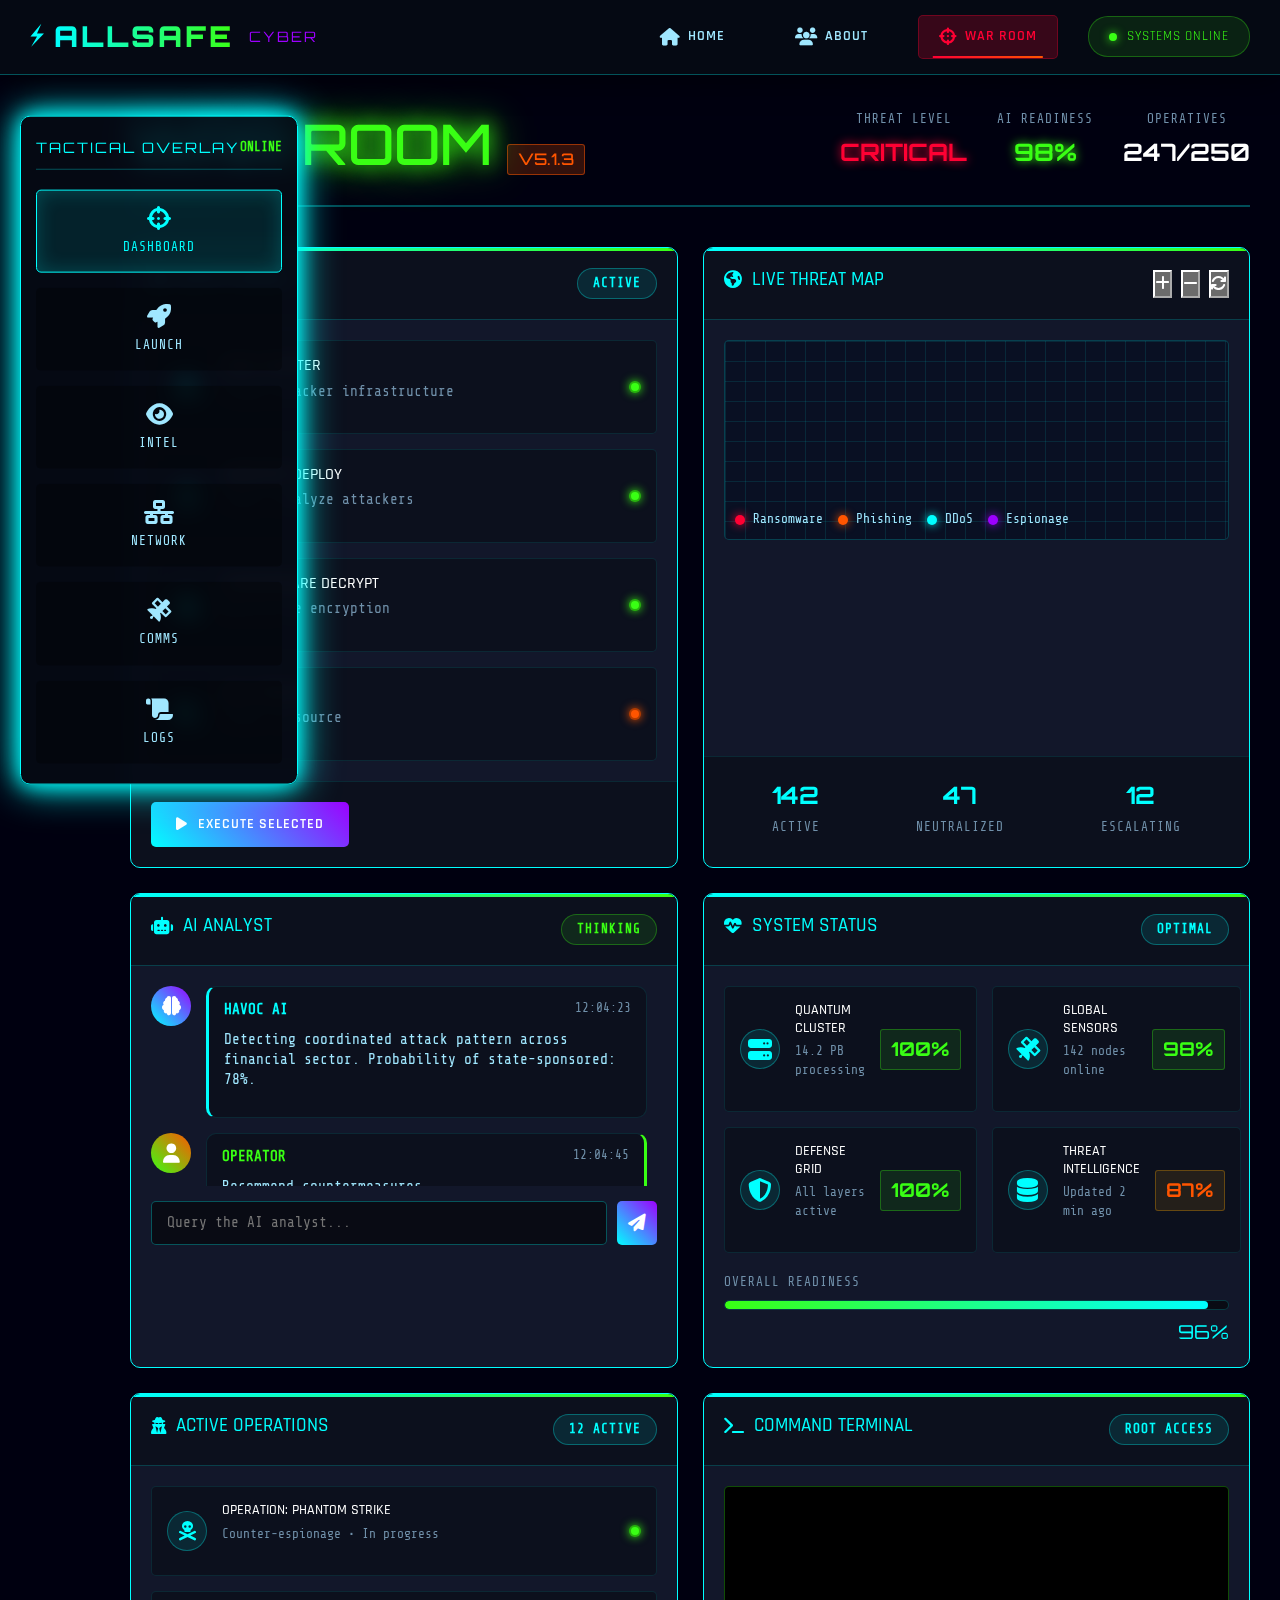
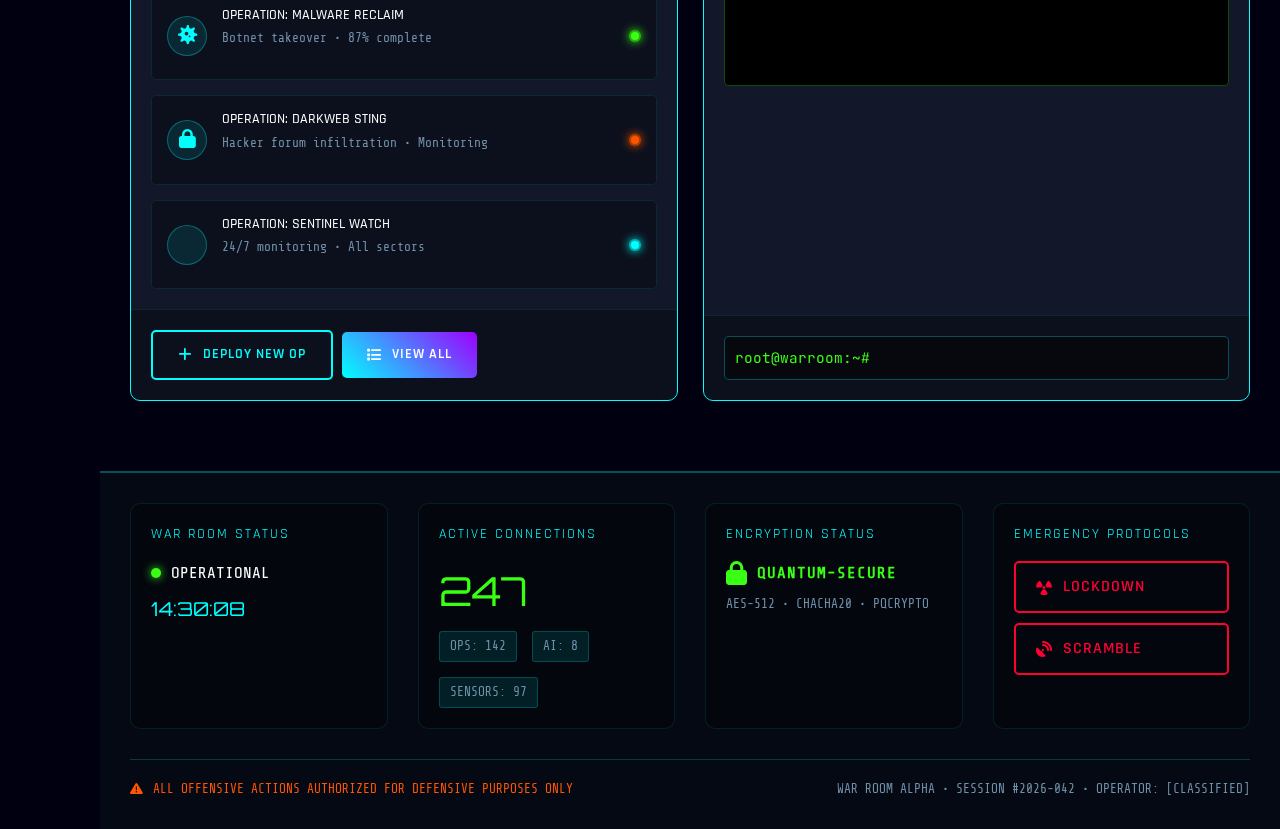
<file: operations.html>
<!DOCTYPE html>
<html lang="en" data-bs-theme="dark">
<head>
  <meta charset="utf-8">
  <meta name="viewport" content="width=device-width, initial-scale=1">
  <title>AllSafe Operations — War Room Interface</title>
  
  <!-- CYBER CDN ARMADA -->
  <link href="https://cdn.jsdelivr.net/npm/bootstrap@5.3.0/dist/css/bootstrap.min.css" rel="stylesheet">
  <link href="https://cdn.jsdelivr.net/npm/bootstrap-icons@1.10.0/font/bootstrap-icons.css" rel="stylesheet">
  <link rel="stylesheet" href="https://cdnjs.cloudflare.com/ajax/libs/font-awesome/6.4.0/css/all.min.css">
  <link href="https://fonts.googleapis.com/css2?family=Orbitron:wght@400;700;900&family=JetBrains+Mono:wght@300;400;700&family=Rajdhani:wght@500;600;700&family=Share+Tech+Mono&display=swap" rel="stylesheet">
  <link rel="stylesheet" href="https://cdnjs.cloudflare.com/ajax/libs/animate.css/4.1.1/animate.min.css">
  <!-- Unified Navigation CSS -->
<link rel="stylesheet" href="nav.css">
  <!-- OUR BLOOD -->
  <link rel="stylesheet" href="operations.css">
</head>
<body class="war-room-bg">

  <!-- MATRIX OVERLAY -->
  <div id="matrixOverlay"></div>
  
  <!-- THREAT ALERT SYSTEM -->
  <div class="threat-alert-container" id="threatAlerts">
    <!-- Alerts injected here -->
  </div>
  <!-- CYBER NAVBAR -->
<nav class="cyber-navbar">
  <div class="nav-container">
    <div class="nav-brand">
      <a href="index.html">
        <span class="logo-icon">⚡</span>
        <span class="logo-text">ALLSAFE</span>
        <span class="logo-sub">CYBER</span>
      </a>
    </div>
    
    <div class="nav-menu">
      <a href="index.html" class="nav-link">
        <i class="fas fa-home"></i>
        <span>HOME</span>
      </a>
      <a href="about.html" class="nav-link">
        <i class="fas fa-users"></i>
        <span>ABOUT</span>
      </a>
      <a href="operations.html" class="nav-link active war-room-btn">
        <i class="fas fa-crosshairs"></i>
        <span>WAR ROOM</span>
      </a>
      <div class="nav-status">
        <div class="status-dot online"></div>
        <span class="status-text">SYSTEMS ONLINE</span>
      </div>
    </div>
    
    <button class="nav-toggle">
      <span></span>
      <span></span>
      <span></span>
    </button>
  </div>
</nav>
  <!-- SATELLITE NAVIGATION -->
  <div class="sat-nav">
    <div class="sat-nav-inner">
      <div class="sat-nav-header">
        <span class="sat-nav-title">TACTICAL OVERLAY</span>
        <span class="sat-nav-status active">ONLINE</span>
      </div>
      <div class="sat-nav-grid">
        <div class="sat-nav-item active" data-target="dashboard">
          <i class="fas fa-crosshairs"></i>
          <span>DASHBOARD</span>
        </div>
        <div class="sat-nav-item" data-target="launch">
          <i class="fas fa-rocket"></i>
          <span>LAUNCH</span>
        </div>

        
        <div class="sat-nav-item" data-target="intel">
          <i class="fas fa-eye"></i>
          <span>INTEL</span>
        </div>
        <div class="sat-nav-item" data-target="network">
          <i class="fas fa-network-wired"></i>
          <span>NETWORK</span>
        </div>
        <div class="sat-nav-item" data-target="comms">
          <i class="fas fa-satellite"></i>
          <span>COMMS</span>
        </div>
        <div class="sat-nav-item" data-target="logs">
          <i class="fas fa-scroll"></i>
          <span>LOGS</span>
        </div>
      </div>
    </div>
  </div>
  
  <!-- MAIN WAR ROOM -->
  <main class="war-room">
    <!-- DASHBOARD SECTION -->
    <section class="war-section active" id="dashboard">
      <div class="section-header">
        <h1 class="war-title">
          <span class="title-glitch">WAR</span>
          <span class="title-glitch">ROOM</span>
          <span class="title-version">v5.1.3</span>
        </h1>
        <div class="war-status">
          <div class="status-item">
            <span class="status-label">THREAT LEVEL</span>
            <span class="status-value critical">CRITICAL</span>
          </div>
          <div class="status-item">
            <span class="status-label">AI READINESS</span>
            <span class="status-value online">98%</span>
          </div>
          <div class="status-item">
            <span class="status-label">OPERATIVES</span>
            <span class="status-value">247/250</span>
          </div>
        </div>
      </div>
      
      <div class="dashboard-grid">
        <!-- QUICK LAUNCH -->
        <div class="dashboard-card launch-card">
          <div class="card-header">
            <h3><i class="fas fa-bolt"></i> QUICK LAUNCH</h3>
            <div class="card-badge">ACTIVE</div>
          </div>
          <div class="card-body">
            <div class="launch-options">
              <button class="launch-option" data-weapon="ddos">
                <div class="option-icon">
                  <i class="fas fa-cloud-meatball"></i>
                </div>
                <div class="option-info">
                  <h4>DDoS COUNTER</h4>
                  <p>Flood attacker infrastructure</p>
                </div>
                <div class="option-status ready"></div>
              </button>
              
              <button class="launch-option" data-weapon="honeypot">
                <div class="option-icon">
                  <i class="fas fa-jar"></i>
                </div>
                <div class="option-info">
                  <h4>HONEYPOT DEPLOY</h4>
                  <p>Trap & analyze attackers</p>
                </div>
                <div class="option-status ready"></div>
              </button>
              
              <button class="launch-option" data-weapon="decrypt">
                <div class="option-icon">
                  <i class="fas fa-unlock"></i>
                </div>
                <div class="option-info">
                  <h4>RANSOMWARE DECRYPT</h4>
                  <p>Neutralize encryption</p>
                </div>
                <div class="option-status ready"></div>
              </button>
              
              <button class="launch-option" data-weapon="trace">
                <div class="option-icon">
                  <i class="fas fa-search-location"></i>
                </div>
                <div class="option-info">
                  <h4>FULL TRACE</h4>
                  <p>Track to source</p>
                </div>
                <div class="option-status warning"></div>
              </button>
            </div>
          </div>
          <div class="card-footer">
            <button class="btn-war" id="quickLaunch">
              <i class="fas fa-play"></i> EXECUTE SELECTED
            </button>
          </div>
        </div>
        
        <!-- LIVE THREAT MAP -->
        <div class="dashboard-card map-card">
          <div class="card-header">
            <h3><i class="fas fa-globe-americas"></i> LIVE THREAT MAP</h3>
            <div class="card-controls">
              <button class="ctrl-btn"><i class="fas fa-plus"></i></button>
              <button class="ctrl-btn"><i class="fas fa-minus"></i></button>
              <button class="ctrl-btn"><i class="fas fa-sync"></i></button>
            </div>
          </div>
          <div class="card-body">
            <div class="threat-map" id="liveThreatMap">
              <!-- Threat map visualization -->
              <div class="map-grid"></div>
              <div class="map-legend">
                <div class="legend-item"><span class="legend-dot ransomware"></span> Ransomware</div>
                <div class="legend-item"><span class="legend-dot phishing"></span> Phishing</div>
                <div class="legend-item"><span class="legend-dot ddos"></span> DDoS</div>
                <div class="legend-item"><span class="legend-dot espionage"></span> Espionage</div>
              </div>
            </div>
          </div>
          <div class="card-footer">
            <div class="map-stats">
              <div class="map-stat">
                <span class="stat-value">142</span>
                <span class="stat-label">ACTIVE</span>
              </div>
              <div class="map-stat">
                <span class="stat-value">47</span>
                <span class="stat-label">NEUTRALIZED</span>
              </div>
              <div class="map-stat">
                <span class="stat-value">12</span>
                <span class="stat-label">ESCALATING</span>
              </div>
            </div>
          </div>
        </div>
        
        <!-- AI ANALYST -->
        <div class="dashboard-card ai-card">
          <div class="card-header">
            <h3><i class="fas fa-robot"></i> AI ANALYST</h3>
            <div class="card-badge ai">THINKING</div>
          </div>
          <div class="card-body">
            <div class="ai-chat">
              <div class="ai-message">
                <div class="message-avatar">
                  <i class="fas fa-brain"></i>
                </div>
                <div class="message-content">
                  <div class="message-header">
                    <span class="message-sender">HAVOC AI</span>
                    <span class="message-time">12:04:23</span>
                  </div>
                  <p class="message-text">Detecting coordinated attack pattern across financial sector. Probability of state-sponsored: 78%.</p>
                </div>
              </div>
              
              <div class="user-message">
                <div class="message-content">
                  <div class="message-header">
                    <span class="message-sender">OPERATOR</span>
                    <span class="message-time">12:04:45</span>
                  </div>
                  <p class="message-text">Recommend countermeasures.</p>
                </div>
                <div class="message-avatar">
                  <i class="fas fa-user"></i>
                </div>
              </div>
              
              <div class="ai-message">
                <div class="message-avatar">
                  <i class="fas fa-brain"></i>
                </div>
                <div class="message-content">
                  <div class="message-header">
                    <span class="message-sender">HAVOC AI</span>
                    <span class="message-time">12:04:52</span>
                  </div>
                  <p class="message-text">1. Deploy decoy financial data (honeypot)<br>2. Trace C2 servers<br>3. Prepare DDoS countermeasures<br>Estimated success: 92%</p>
                </div>
              </div>
            </div>
            
            <div class="ai-input">
              <input type="text" placeholder="Query the AI analyst..." id="aiQuery">
              <button class="btn-send"><i class="fas fa-paper-plane"></i></button>
            </div>
          </div>
        </div>
        
        <!-- SYSTEM STATUS -->
        <div class="dashboard-card status-card">
          <div class="card-header">
            <h3><i class="fas fa-heartbeat"></i> SYSTEM STATUS</h3>
            <div class="card-badge optimal">OPTIMAL</div>
          </div>
          <div class="card-body">
            <div class="status-grid">
              <div class="status-item-system">
                <div class="system-icon">
                  <i class="fas fa-server"></i>
                </div>
                <div class="system-info">
                  <h5>QUANTUM CLUSTER</h5>
                  <p>14.2 PB processing</p>
                </div>
                <div class="system-status online">100%</div>
              </div>
              
              <div class="status-item-system">
                <div class="system-icon">
                  <i class="fas fa-satellite"></i>
                </div>
                <div class="system-info">
                  <h5>GLOBAL SENSORS</h5>
                  <p>142 nodes online</p>
                </div>
                <div class="system-status online">98%</div>
              </div>
              
              <div class="status-item-system">
                <div class="system-icon">
                  <i class="fas fa-shield-alt"></i>
                </div>
                <div class="system-info">
                  <h5>DEFENSE GRID</h5>
                  <p>All layers active</p>
                </div>
                <div class="system-status online">100%</div>
              </div>
              
              <div class="status-item-system">
                <div class="system-icon">
                  <i class="fas fa-database"></i>
                </div>
                <div class="system-info">
                  <h5>THREAT INTELLIGENCE</h5>
                  <p>Updated 2 min ago</p>
                </div>
                <div class="system-status warning">87%</div>
              </div>
            </div>
            
            <div class="status-meter">
              <div class="meter-label">OVERALL READINESS</div>
              <div class="meter-bar">
                <div class="meter-fill" style="width: 96%"></div>
              </div>
              <div class="meter-value">96%</div>
            </div>
          </div>
        </div>
        
        <!-- ACTIVE OPERATIONS -->
        <div class="dashboard-card ops-card">
          <div class="card-header">
            <h3><i class="fas fa-user-secret"></i> ACTIVE OPERATIONS</h3>
            <div class="card-badge">12 ACTIVE</div>
          </div>
          <div class="card-body">
            <div class="ops-list">
              <div class="op-item">
                <div class="op-icon">
                  <i class="fas fa-skull-crossbones"></i>
                </div>
                <div class="op-details">
                  <h5>OPERATION: PHANTOM STRIKE</h5>
                  <p>Counter-espionage • In progress</p>
                </div>
                <div class="op-status active"></div>
              </div>
              
              <div class="op-item">
                <div class="op-icon">
                  <i class="fas fa-virus"></i>
                </div>
                <div class="op-details">
                  <h5>OPERATION: MALWARE RECLAIM</h5>
                  <p>Botnet takeover • 87% complete</p>
                </div>
                <div class="op-status active"></div>
              </div>
              
              <div class="op-item">
                <div class="op-icon">
                  <i class="fas fa-lock"></i>
                </div>
                <div class="op-details">
                  <h5>OPERATION: DARKWEB STING</h5>
                  <p>Hacker forum infiltration • Monitoring</p>
                </div>
                <div class="op-status warning"></div>
              </div>
              
              <div class="op-item">
                <div class="op-icon">
                  <i class="fas fa-radar"></i>
                </div>
                <div class="op-details">
                  <h5>OPERATION: SENTINEL WATCH</h5>
                  <p>24/7 monitoring • All sectors</p>
                </div>
                <div class="op-status online"></div>
              </div>
            </div>
          </div>
          <div class="card-footer">
            <button class="btn-war outline">
              <i class="fas fa-plus"></i> DEPLOY NEW OP
            </button>
            <button class="btn-war">
              <i class="fas fa-list"></i> VIEW ALL
            </button>
          </div>
        </div>
        
        <!-- COMMAND TERMINAL -->
        <div class="dashboard-card terminal-card">
          <div class="card-header">
            <h3><i class="fas fa-terminal"></i> COMMAND TERMINAL</h3>
            <div class="card-badge">ROOT ACCESS</div>
          </div>
          <div class="card-body">
            <div class="war-terminal" id="commandTerminal">
              <!-- Terminal output injected here -->
            </div>
          </div>
          <div class="card-footer">
            <div class="terminal-input">
              <span class="prompt">root@warroom:~#</span>
              <input type="text" id="terminalInput" autocomplete="off">
            </div>
          </div>
        </div>
      </div>
    </section>
    
    <!-- LAUNCH SECTION -->
    <section class="war-section" id="launch">
      <div class="section-header">
        <h1 class="war-title">
          <span class="title-glitch">WEAPONS</span>
          <span class="title-glitch">LAUNCH</span>
          <span class="title-version">ARMED</span>
        </h1>
        <div class="war-status">
          <div class="status-item">
            <span class="status-label">CLEARANCE</span>
            <span class="status-value critical">LEVEL-9</span>
          </div>
          <div class="status-item">
            <span class="status-label">WEAPONS HOT</span>
            <span class="status-value">READY</span>
          </div>
          <div class="status-item">
            <span class="status-label">TARGETS LOCKED</span>
            <span class="status-value">8</span>
          </div>
        </div>
      </div>
      
      <div class="launch-interface">
        <div class="weapon-selector">
          <div class="weapon-category active" data-category="defensive">
            <i class="fas fa-shield-alt"></i>
            <span>DEFENSIVE</span>
          </div>
          <div class="weapon-category" data-category="offensive">
            <i class="fas fa-crosshairs"></i>
            <span>OFFENSIVE</span>
          </div>
          <div class="weapon-category" data-category="intel">
            <i class="fas fa-eye"></i>
            <span>INTELLIGENCE</span>
          </div>
          <div class="weapon-category" data-category="ai">
            <i class="fas fa-robot"></i>
            <span>AI WEAPONS</span>
          </div>
          <div class="weapon-category" data-category="classified">
            <i class="fas fa-lock"></i>
            <span>CLASSIFIED</span>
          </div>
        </div>
        
        <div class="weapon-display">
          <div class="weapon-info">
            <div class="weapon-header">
              <h2 id="weaponName">DDoS COUNTERMEASURE SYSTEM</h2>
              <div class="weapon-code">DCS-2026</div>
            </div>
            <div class="weapon-description">
              <p>Overwhelms attacker infrastructure with coordinated traffic floods. Uses reclaimed botnet nodes to turn attacker resources against them.</p>
            </div>
            <div class="weapon-stats">
              <div class="weapon-stat">
                <span class="stat-label">EFFECTIVENESS</span>
                <span class="stat-value">94%</span>
              </div>
              <div class="weapon-stat">
                <span class="stat-label">RESPONSE TIME</span>
                <span class="stat-value">8.2s</span>
              </div>
              <div class="weapon-stat">
                <span class="stat-label">COLLATERAL RISK</span>
                <span class="stat-value">LOW</span>
              </div>
              <div class="weapon-stat">
                <span class="stat-label">AUTHORIZATION</span>
                <span class="stat-value">LEVEL-5</span>
              </div>
            </div>
          </div>
          
          <div class="weapon-controls">
            <div class="control-group">
              <label for="targetInput">TARGET SPECIFICATION</label>
              <input type="text" id="targetInput" placeholder="IP/CIDR/Domain...">
            </div>
            
            <div class="control-group">
              <label for="intensitySlider">ATTACK INTENSITY</label>
              <input type="range" id="intensitySlider" min="1" max="10" value="5">
              <div class="slider-labels">
                <span>STEALTH</span>
                <span>OVERWHELMING</span>
              </div>
            </div>
            
            <div class="control-group">
              <label for="durationSelect">DURATION</label>
              <select id="durationSelect">
                <option value="30">30 seconds</option>
                <option value="60">1 minute</option>
                <option value="300" selected>5 minutes</option>
                <option value="600">10 minutes</option>
                <option value="3600">1 hour</option>
              </select>
            </div>
            
            <div class="control-group">
              <div class="checkbox-group">
                <input type="checkbox" id="stealthMode" checked>
                <label for="stealthMode">Stealth mode (untraceable)</label>
              </div>
              <div class="checkbox-group">
                <input type="checkbox" id="autoTrace">
                <label for="autoTrace">Auto-trace to origin</label>
              </div>
              <div class="checkbox-group">
                <input type="checkbox" id="counterAttack">
                <label for="counterAttack">Enable counter-attack</label>
              </div>
            </div>
          </div>
          
          <div class="weapon-launch">
            <div class="launch-sequence">
              <div class="sequence-step active">1. TARGET LOCKED</div>
              <div class="sequence-step">2. WEAPONS ARMED</div>
              <div class="sequence-step">3. CLEARANCE VERIFIED</div>
              <div class="sequence-step">4. READY TO LAUNCH</div>
            </div>
            
            <div class="launch-authorization">
              <div class="auth-required">
                <i class="fas fa-fingerprint"></i>
                <span>COMMANDER AUTHORIZATION REQUIRED</span>
              </div>
              <button class="btn-launch" id="authorizeLaunch">
                <i class="fas fa-key"></i> AUTHORIZE LAUNCH
              </button>
              <button class="btn-launch destructive" id="executeLaunch" disabled>
                <i class="fas fa-fire"></i> EXECUTE WEAPON DEPLOYMENT
              </button>
            </div>
          </div>
        </div>
      </div>
    </section>
    
    <!-- INTEL SECTION -->
    <section class="war-section" id="intel">
      <div class="section-header">
        <h1 class="war-title">
          <span class="title-glitch">THREAT</span>
          <span class="title-glitch">INTELLIGENCE</span>
          <span class="title-version">LIVE FEED</span>
        </h1>
        <div class="war-status">
          <div class="status-item">
            <span class="status-label">ACTIVE THREATS</span>
            <span class="status-value critical">142</span>
          </div>
          <div class="status-item">
            <span class="status-label">PREDICTIONS TODAY</span>
            <span class="status-value">328</span>
          </div>
          <div class="status-item">
            <span class="status-label">ACCURACY</span>
            <span class="status-value online">94%</span>
          </div>
        </div>
      </div>
      
      <div class="intel-dashboard">
        <!-- Intel content would be here -->
        <div class="intel-placeholder">
          <div class="placeholder-icon">
            <i class="fas fa-user-secret"></i>
          </div>
          <h3>THREAT INTELLIGENCE MODULE</h3>
          <p>Real-time darkweb monitoring, threat actor profiling, predictive AI analysis, and global attack pattern detection.</p>
          <button class="btn-war">
            <i class="fas fa-lock"></i> ACCESS REQUIRES LEVEL-8 CLEARANCE
          </button>
        </div>
      </div>
    </section>
    
    <!-- Additional sections for NETWORK, COMMS, LOGS would follow -->
  </main>
  
  <!-- WAR ROOM FOOTER -->
  <footer class="war-footer">
    <div class="footer-grid">
      <div class="footer-section">
        <div class="footer-title">WAR ROOM STATUS</div>
        <div class="footer-status">
          <div class="status-indicator online"></div>
          <span>OPERATIONAL</span>
        </div>
        <div class="footer-time" id="warRoomTime">--:--:-- UTC</div>
      </div>
      
      <div class="footer-section">
        <div class="footer-title">ACTIVE CONNECTIONS</div>
        <div class="connection-count">247</div>
        <div class="connection-types">
          <span class="connection-type">OPS: 142</span>
          <span class="connection-type">AI: 8</span>
          <span class="connection-type">SENSORS: 97</span>
        </div>
      </div>
      
      <div class="footer-section">
        <div class="footer-title">ENCRYPTION STATUS</div>
        <div class="encryption-badge">
          <i class="fas fa-lock"></i>
          <span>QUANTUM-SECURE</span>
        </div>
        <div class="encryption-details">AES-512 • CHACHA20 • PQCRYPTO</div>
      </div>
      
      <div class="footer-section">
        <div class="footer-title">EMERGENCY PROTOCOLS</div>
        <button class="btn-emergency" id="fullLockdown">
          <i class="fas fa-radiation"></i> LOCKDOWN
        </button>
        <button class="btn-emergency" id="scrambleComms">
          <i class="fas fa-satellite-dish"></i> SCRAMBLE
        </button>
      </div>
    </div>
    
    <div class="footer-legal">
      <div class="legal-notice">
        <i class="fas fa-exclamation-triangle"></i>
        ALL OFFENSIVE ACTIONS AUTHORIZED FOR DEFENSIVE PURPOSES ONLY
      </div>
      <div class="war-room-id">
        WAR ROOM ALPHA • SESSION #2026-042 • OPERATOR: [CLASSIFIED]
      </div>
    </div>
  </footer>
  
  <!-- LAUNCH CONFIRMATION MODAL -->
  <div class="war-modal" id="launchModal">
    <div class="modal-content">
      <div class="modal-header">
        <h3><i class="fas fa-exclamation-triangle"></i> WEAPONS LAUNCH CONFIRMATION</h3>
        <button class="modal-close">&times;</button>
      </div>
      <div class="modal-body">
        <div class="confirmation-alert">
          <div class="alert-icon">
            <i class="fas fa-skull-crossbones"></i>
          </div>
          <div class="alert-content">
            <h4>FINAL AUTHORIZATION REQUIRED</h4>
            <p>You are about to deploy offensive cyber measures. This action is logged, monitored, and may have international legal implications.</p>
            <div class="alert-details">
              <div class="detail-item">
                <span class="detail-label">WEAPON:</span>
                <span class="detail-value" id="modalWeapon">DDoS Countermeasure System</span>
              </div>
              <div class="detail-item">
                <span class="detail-label">TARGET:</span>
                <span class="detail-value" id="modalTarget">[Not Specified]</span>
              </div>
              <div class="detail-item">
                <span class="detail-label">INTENSITY:</span>
                <span class="detail-value" id="modalIntensity">5/10</span>
              </div>
              <div class="detail-item">
                <span class="detail-label">OPERATOR:</span>
                <span class="detail-value">[Your Credentials]</span>
              </div>
            </div>
          </div>
        </div>
        
        <div class="authorization-check">
          <div class="check-item">
            <input type="checkbox" id="confirmLegal">
            <label for="confirmLegal">I confirm this action is for defensive purposes only</label>
          </div>
          <div class="check-item">
            <input type="checkbox" id="confirmAuthority">
            <label for="confirmAuthority">I have proper authority to deploy these measures</label>
          </div>
          <div class="check-item">
            <input type="checkbox" id="confirmTracking">
            <label for="confirmTracking">I understand this action is logged and monitored</label>
          </div>
        </div>
      </div>
      <div class="modal-footer">
        <button class="btn-modal cancel">CANCEL</button>
        <button class="btn-modal confirm" id="finalConfirm" disabled>
          <i class="fas fa-check-double"></i> CONFIRM & LAUNCH
        </button>
      </div>
    </div>
  </div>
  
  <!-- SCRIPTS -->
  <script src="https://cdn.jsdelivr.net/npm/bootstrap@5.3.0/dist/js/bootstrap.bundle.min.js"></script>
  <script src="operations.js"></script>
  
</body>
</html>
</file>
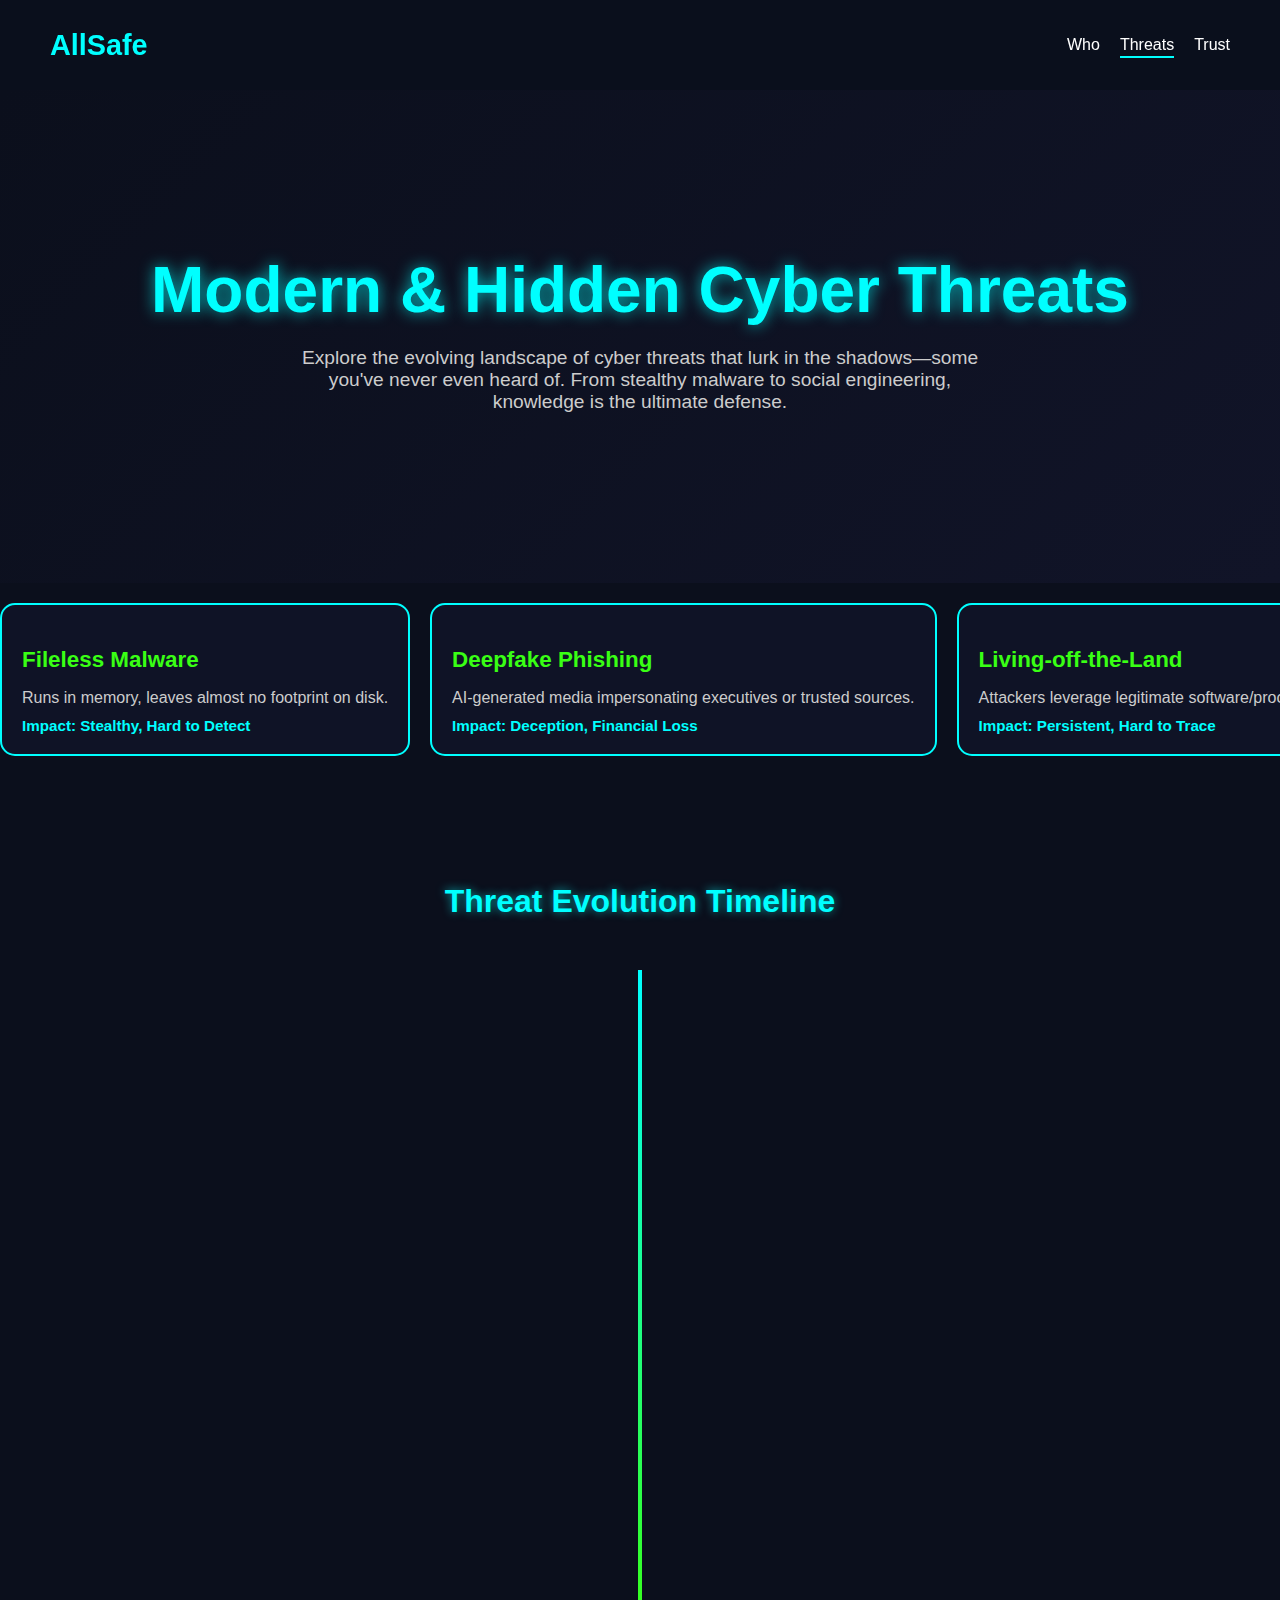
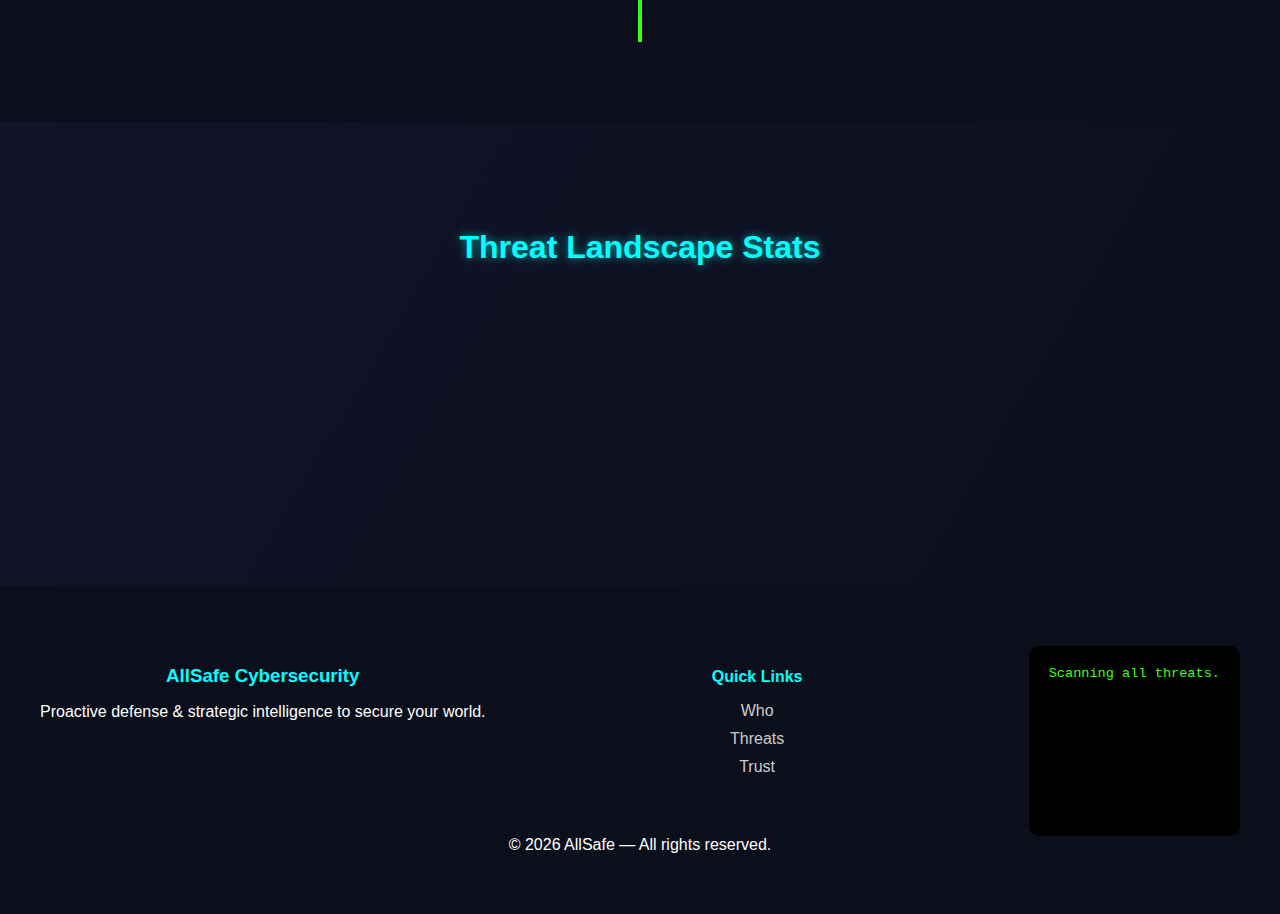
<file: threats.html>
<!DOCTYPE html>
<html lang="en">
<head>
<meta charset="UTF-8">
<meta name="viewport" content="width=device-width, initial-scale=1.0">
<title>AllSafe Threats</title>
<link href="threats.css" rel="stylesheet">
</head>
<body>

<nav>
  <div class="logo">AllSafe</div>
  <ul class="nav-links">
    <li><a href="who.html">Who</a></li>
    <li><a href="threats.html" class="active">Threats</a></li>
    <li><a href="trust.html">Trust</a></li>
  </ul>
  <div class="hamburger"><div></div><div></div><div></div></div>
</nav>

<section id="threats-hero">
  <h1>Modern & Hidden Cyber Threats</h1>
  <p>Explore the evolving landscape of cyber threats that lurk in the shadows—some you've never even heard of. From stealthy malware to social engineering, knowledge is the ultimate defense.</p>
</section>

<section id="threat-carousel" class="threat-carousel">
  <div class="threat-card">
    <h3>Fileless Malware</h3>
    <p>Runs in memory, leaves almost no footprint on disk.</p>
    <div class="impact">Impact: Stealthy, Hard to Detect</div>
    <div class="more-info">Exploits system tools like PowerShell; traditional AV may miss it.</div>
  </div>
  <div class="threat-card">
    <h3>Deepfake Phishing</h3>
    <p>AI-generated media impersonating executives or trusted sources.</p>
    <div class="impact">Impact: Deception, Financial Loss</div>
    <div class="more-info">Convincing audio/video messages can trick even trained employees.</div>
  </div>
  <div class="threat-card">
    <h3>Living-off-the-Land</h3>
    <p>Attackers leverage legitimate software/processes to avoid detection.</p>
    <div class="impact">Impact: Persistent, Hard to Trace</div>
    <div class="more-info">Native tools like WMI or PowerShell used to maintain access.</div>
  </div>
  <div class="threat-card">
    <h3>Supply Chain Intrusions</h3>
    <p>Compromising third-party providers to attack end targets.</p>
    <div class="impact">Impact: Wide-reaching, Trust Exploited</div>
    <div class="more-info">Even secure orgs can be breached via compromised dependencies.</div>
  </div>
  <div class="threat-card">
    <h3>IoT Botnets</h3>
    <p>Networks of compromised IoT devices for large-scale attacks.</p>
    <div class="impact">Impact: Massive, Distributed</div>
    <div class="more-info">Found in smart homes, industrial devices, connected systems.</div>
  </div>
</section>

<section class="timeline-section">
  <h2 class="timeline-title">Threat Evolution Timeline</h2>
  <div class="timeline">
    <div class="timeline-step timeline-step-left">
      <h4>2010 — Rise of Ransomware</h4>
      <p>First ransomware families encrypting user data globally.</p>
      <span class="year">2010</span>
    </div>
    <div class="timeline-step timeline-step-right">
      <h4>2015 — Advanced Persistent Threats</h4>
      <p>APT groups target critical infrastructure with organization.</p>
      <span class="year">2015</span>
    </div>
    <div class="timeline-step timeline-step-left">
      <h4>2020 — AI-Assisted Attacks</h4>
      <p>Attackers leverage machine learning for phishing & malware.</p>
      <span class="year">2020</span>
    </div>
    <div class="timeline-step timeline-step-right">
      <h4>2025 — Quantum Threats Emerging</h4>
      <p>Future attacks could break traditional encryption with quantum computing.</p>
      <span class="year">2025</span>
    </div>
  </div>
</section>

<section class="stats-section">
  <h2>Threat Landscape Stats</h2>
  <div class="stats-cards">
    <div class="stats-card">
      <h3>Ransomware Families</h3>
      <p>1457 new ransomware variants discovered in 2024.</p>
    </div>
    <div class="stats-card">
      <h3>Avg Detection Time</h3>
      <p>Advanced threats take ~198 days to detect.</p>
    </div>
    <div class="stats-card">
      <h3>Critical Systems Targeted</h3>
      <p>Over 3200 enterprise systems breached globally last year.</p>
    </div>
  </div>
</section>

<footer>
  <div class="footer-grid">
    <div class="footer-about">
      <h3>AllSafe Cybersecurity</h3>
      <p>Proactive defense & strategic intelligence to secure your world.</p>
    </div>
    <div class="footer-quick">
      <h4>Quick Links</h4>
      <ul>
        <li><a href="who.html">Who</a></li>
        <li><a href="threats.html">Threats</a></li>
        <li><a href="trust.html">Trust</a></li>
      </ul>
    </div>
    <div class="footer-term-wrap">
      <div class="terminal" id="terminal"></div>
    </div>
  </div>
  <div class="copyright">© <span id="year"></span> AllSafe — All rights reserved.</div>
</footer>

<script src="threats.js"></script>
</body>
</html>
</file>
<file: nav.css>
/* Create a new file: nav.css */
.cyber-navbar {
  position: fixed;
  top: 0;
  left: 0;
  width: 100%;
  background: rgba(5, 10, 20, 0.95);
  backdrop-filter: blur(15px);
  border-bottom: 1px solid rgba(0, 255, 255, 0.3);
  z-index: 9999;
  box-shadow: 0 5px 30px rgba(0, 0, 0, 0.5);
}

.nav-container {
  max-width: 1400px;
  margin: 0 auto;
  padding: 15px 30px;
  display: flex;
  justify-content: space-between;
  align-items: center;
}

.nav-brand a {
  display: flex;
  align-items: center;
  gap: 10px;
  text-decoration: none;
}

.logo-icon {
  font-size: 1.5rem;
  color: var(--neon-cyan);
  animation: pulse 2s infinite;
}

.logo-text {
  font-family: 'Orbitron', sans-serif;
  font-size: 1.8rem;
  font-weight: 900;
  background: linear-gradient(90deg, var(--neon-cyan), var(--neon-green));
  -webkit-background-clip: text;
  -webkit-text-fill-color: transparent;
  letter-spacing: 3px;
}

.logo-sub {
  font-family: 'Orbitron', sans-serif;
  font-size: 0.9rem;
  color: var(--neon-purple);
  margin-left: 5px;
  letter-spacing: 2px;
}

.nav-menu {
  display: flex;
  align-items: center;
  gap: 30px;
}

.nav-link {
  display: flex;
  align-items: center;
  gap: 8px;
  text-decoration: none;
  color: var(--text-secondary);
  padding: 10px 20px;
  border-radius: 5px;
  transition: all 0.3s;
  position: relative;
  overflow: hidden;
}

.nav-link::before {
  content: '';
  position: absolute;
  bottom: 0;
  left: 50%;
  width: 0;
  height: 2px;
  background: linear-gradient(90deg, var(--neon-cyan), var(--neon-green));
  transition: all 0.3s;
  transform: translateX(-50%);
}

.nav-link:hover::before,
.nav-link.active::before {
  width: 80%;
}

.nav-link:hover,
.nav-link.active {
  color: white;
  background: rgba(0, 255, 255, 0.1);
}

.nav-link i {
  font-size: 1.1rem;
}

.nav-link span {
  font-family: 'Rajdhani', sans-serif;
  font-weight: 600;
  text-transform: uppercase;
  letter-spacing: 1px;
  font-size: 0.9rem;
}

.nav-status {
  display: flex;
  align-items: center;
  gap: 10px;
  padding: 10px 20px;
  background: rgba(57, 255, 20, 0.1);
  border-radius: 20px;
  border: 1px solid rgba(57, 255, 20, 0.3);
}

.status-dot {
  width: 8px;
  height: 8px;
  border-radius: 50%;
}

.status-dot.online {
  background: var(--neon-green);
  box-shadow: 0 0 10px var(--neon-green);
  animation: pulse 2s infinite;
}

.status-text {
  font-family: 'Rajdhani', sans-serif;
  font-size: 0.8rem;
  color: var(--neon-green);
  text-transform: uppercase;
  letter-spacing: 1px;
}

.nav-toggle {
  display: none;
  background: transparent;
  border: none;
  width: 30px;
  height: 20px;
  flex-direction: column;
  justify-content: space-between;
  cursor: pointer;
}

.nav-toggle span {
  display: block;
  width: 100%;
  height: 2px;
  background: var(--neon-cyan);
  transition: all 0.3s;
}

/* Responsive */
@media (max-width: 768px) {
  .nav-toggle {
    display: flex;
  }
  
  .nav-menu {
    position: fixed;
    top: 70px;
    left: 0;
    width: 100%;
    background: rgba(5, 10, 20, 0.98);
    flex-direction: column;
    padding: 20px;
    transform: translateY(-100%);
    opacity: 0;
    visibility: hidden;
    transition: all 0.3s;
    border-bottom: 1px solid rgba(0, 255, 255, 0.3);
  }
  
  .nav-menu.active {
    transform: translateY(0);
    opacity: 1;
    visibility: visible;
  }
}
</file>
<file: operations.css>
/* operations.css - WAR ROOM INTERFACE */

/* ========== CYBER WAR ROOM VARIABLES ========== */
:root {
  /* War Room Colors - More aggressive */
  --neon-blood: #ff0033;
  --neon-cyan: #00ffff;
  --neon-green: #39ff14;
  --neon-purple: #9d00ff;
  --neon-orange: #ff5500;
  --neon-yellow: #ffff00;
  --matrix-green: #00ff41;
  
  /* Threat Level Colors */
  --critical: #ff0033;
  --high: #ff5500;
  --medium: #ffff00;
  --low: #39ff14;
  --optimal: #00ffff;
  
  /* Background Layers - Deeper */
  --bg-deepest: #000010;
  --bg-deep: #050515;
  --bg-dark: #0a0a1a;
  --bg-card: rgba(20, 25, 45, 0.9);
  --bg-glass: rgba(255, 255, 255, 0.08);
  
  /* Glow Effects - More intense */
  --glow-blood: 0 0 20px var(--neon-blood), 0 0 40px var(--neon-blood);
  --glow-cyan: 0 0 20px var(--neon-cyan), 0 0 40px var(--neon-cyan);
  --glow-green: 0 0 20px var(--neon-green), 0 0 40px var(--neon-green);
  --glow-purple: 0 0 20px var(--neon-purple), 0 0 40px var(--neon-purple);
  --glow-orange: 0 0 20px var(--neon-orange), 0 0 40px var(--neon-orange);
  
  /* War Room Borders */
  --border-blood: 1px solid var(--neon-blood);
  --border-cyan: 1px solid var(--neon-cyan);
  --border-green: 1px solid var(--neon-green);
  --border-purple: 1px solid var(--neon-purple);
  --border-dashed: 1px dashed rgba(255, 255, 255, 0.3);
  
  /* Text Colors */
  --text-primary: #ffffff;
  --text-secondary: #a0e7ff;
  --text-muted: #7090aa;
  --text-warning: #ffaa00;
  --text-danger: #ff3366;
  
  /* Status Colors */
  --status-online: #39ff14;
  --status-warning: #ffaa00;
  --status-critical: #ff0033;
  --status-offline: #666666;
  
  /* Animations */
  --scan-speed: 3s;
  --pulse-speed: 2s;
  --glitch-speed: 0.3s;
}

/* ========== WAR ROOM BASE STYLES ========== */
* {
  margin: 0;
  padding: 0;
  box-sizing: border-box;
}

body.war-room-bg {
  background: var(--bg-deepest);
  color: var(--text-primary);
  font-family: 'Share Tech Mono', 'JetBrains Mono', 'Rajdhani', monospace;
  overflow-x: hidden;
  position: relative;
  min-height: 100vh;
  cursor: url('data:image/svg+xml;utf8,<svg xmlns="http://www.w3.org/2000/svg" width="24" height="24" viewBox="0 0 24 24"><circle cx="12" cy="12" r="10" fill="%2300ffff" opacity="0.7"/><circle cx="12" cy="12" r="4" fill="%23ff0033"/><line x1="12" y1="2" x2="12" y2="6" stroke="%2339ff14" stroke-width="2"/><line x1="12" y1="18" x2="12" y2="22" stroke="%2339ff14" stroke-width="2"/><line x1="2" y1="12" x2="6" y2="12" stroke="%2339ff14" stroke-width="2"/><line x1="18" y1="12" x2="22" y2="12" stroke="%2339ff14" stroke-width="2"/></svg>') 12 12, crosshair;
}

/* Matrix Overlay */
#matrixOverlay {
  position: fixed;
  top: 0;
  left: 0;
  width: 100%;
  height: 100%;
  background: 
    linear-gradient(0deg, transparent 50%, rgba(0, 255, 65, 0.02) 50%),
    linear-gradient(90deg, transparent 50%, rgba(0, 255, 65, 0.02) 50%);
  background-size: 40px 40px;
  opacity: 0.1;
  z-index: -9998;
  pointer-events: none;
}

/* ========== THREAT ALERT SYSTEM ========== */
.threat-alert-container {
  position: fixed;
  top: 20px;
  right: 20px;
  z-index: 9999;
  display: flex;
  flex-direction: column;
  gap: 10px;
  max-width: 400px;
  pointer-events: none;
}

.threat-alert {
  background: rgba(255, 0, 51, 0.9);
  border: var(--border-blood);
  border-left: 5px solid var(--neon-blood);
  padding: 15px 20px;
  border-radius: 5px;
  color: white;
  font-family: 'Rajdhani', sans-serif;
  animation: alertSlideIn 0.3s ease-out;
  box-shadow: var(--glow-blood);
  backdrop-filter: blur(10px);
  pointer-events: auto;
}

.threat-alert.warning {
  background: rgba(255, 170, 0, 0.9);
  border-left-color: var(--neon-orange);
  box-shadow: var(--glow-orange);
}

.threat-alert.info {
  background: rgba(0, 255, 255, 0.9);
  border-left-color: var(--neon-cyan);
  box-shadow: var(--glow-cyan);
}

.alert-header {
  display: flex;
  justify-content: space-between;
  align-items: center;
  margin-bottom: 8px;
}

.alert-title {
  font-weight: 700;
  text-transform: uppercase;
  letter-spacing: 1px;
  font-size: 0.9rem;
}

.alert-time {
  font-size: 0.8rem;
  opacity: 0.8;
}

.alert-content {
  font-size: 0.9rem;
  line-height: 1.4;
}

.alert-close {
  background: transparent;
  border: none;
  color: white;
  font-size: 1.2rem;
  cursor: pointer;
  opacity: 0.7;
  transition: opacity 0.2s;
  padding: 0 5px;
}

.alert-close:hover {
  opacity: 1;
}

@keyframes alertSlideIn {
  from {
    transform: translateX(100%);
    opacity: 0;
  }
  to {
    transform: translateX(0);
    opacity: 1;
  }
}

@keyframes alertSlideOut {
  from {
    transform: translateX(0);
    opacity: 1;
  }
  to {
    transform: translateX(100%);
    opacity: 0;
  }
}

/* ========== SATELLITE NAVIGATION ========== */
.sat-nav {
  position: fixed;
  top: 50%;
  left: 20px;
  transform: translateY(-50%);
  z-index: 1000;
}

.sat-nav-inner {
  background: rgba(5, 10, 20, 0.9);
  border: var(--border-cyan);
  border-radius: 10px;
  padding: 20px 15px;
  box-shadow: var(--glow-cyan);
  backdrop-filter: blur(10px);
}

.sat-nav-header {
  display: flex;
  justify-content: space-between;
  align-items: center;
  margin-bottom: 20px;
  padding-bottom: 10px;
  border-bottom: 1px solid rgba(0, 255, 255, 0.3);
}

.sat-nav-title {
  color: var(--neon-cyan);
  font-family: 'Orbitron', sans-serif;
  font-size: 0.9rem;
  text-transform: uppercase;
  letter-spacing: 2px;
}

.sat-nav-status {
  color: var(--neon-green);
  font-size: 0.8rem;
  font-weight: 600;
}

.sat-nav-grid {
  display: flex;
  flex-direction: column;
  gap: 15px;
}

.sat-nav-item {
  display: flex;
  flex-direction: column;
  align-items: center;
  gap: 8px;
  padding: 15px 10px;
  background: rgba(0, 0, 0, 0.3);
  border: 1px solid transparent;
  border-radius: 5px;
  cursor: pointer;
  transition: all 0.3s;
  position: relative;
  overflow: hidden;
}

.sat-nav-item::before {
  content: '';
  position: absolute;
  top: 0;
  left: -100%;
  width: 100%;
  height: 100%;
  background: linear-gradient(90deg, transparent, rgba(0, 255, 255, 0.2), transparent);
  transition: left 0.5s;
}

.sat-nav-item:hover::before {
  left: 100%;
}

.sat-nav-item i {
  font-size: 1.5rem;
  color: var(--text-secondary);
  transition: all 0.3s;
}

.sat-nav-item span {
  font-size: 0.8rem;
  text-transform: uppercase;
  letter-spacing: 1px;
  color: var(--text-secondary);
  transition: all 0.3s;
}

.sat-nav-item.active {
  background: rgba(0, 255, 255, 0.1);
  border: var(--border-cyan);
  box-shadow: inset 0 0 20px rgba(0, 255, 255, 0.2);
}

.sat-nav-item.active i,
.sat-nav-item.active span {
  color: var(--neon-cyan);
}

.sat-nav-item:hover:not(.active) {
  border: 1px solid var(--neon-green);
}

.sat-nav-item:hover:not(.active) i,
.sat-nav-item:hover:not(.active) span {
  color: var(--neon-green);
}

/* ========== WAR ROOM MAIN ========== */

/* Adjust war room for navbar */
.war-room {
  margin-left: 100px;
  padding-top: 30px;
  min-height: calc(100vh - 80px);
}

@media (max-width: 992px) {
  .war-room {
    margin-left: 0;
  }
}
.war-room {
  margin-left: 100px;
  padding: 30px;
  min-height: 100vh;
}

.war-section {
  display: none;
  animation: sectionFadeIn 0.5s ease;
}

.war-section.active {
  display: block;
}

@keyframes sectionFadeIn {
  from {
    opacity: 0;
    transform: translateY(20px);
  }
  to {
    opacity: 1;
    transform: translateY(0);
  }
}

/* ========== SECTION HEADER ========== */
.section-header {
  display: flex;
  justify-content: space-between;
  align-items: flex-start;
  margin-bottom: 40px;
  padding-bottom: 20px;
  border-bottom: 2px solid rgba(0, 255, 255, 0.3);
  position: relative;
}

.section-header::after {
  content: '';
  position: absolute;
  bottom: -2px;
  left: 0;
  width: 150px;
  height: 2px;
  background: linear-gradient(90deg, var(--neon-cyan), var(--neon-green));
}

.war-title {
  font-family: 'Orbitron', sans-serif;
  font-size: 3.5rem;
  text-transform: uppercase;
  display: flex;
  align-items: baseline;
  gap: 15px;
}

.title-glitch {
  position: relative;
  color: var(--neon-cyan);
  text-shadow: var(--glow-cyan);
  animation: glitchText 5s infinite;
}

.title-glitch:nth-child(2) {
  color: var(--neon-green);
  text-shadow: var(--glow-green);
  animation-delay: 0.5s;
}

.title-version {
  font-size: 1rem;
  color: var(--neon-orange);
  background: rgba(255, 85, 0, 0.2);
  padding: 5px 10px;
  border-radius: 3px;
  border: 1px solid rgba(255, 85, 0, 0.5);
}

.war-status {
  display: flex;
  gap: 30px;
}

.status-item {
  text-align: center;
}

.status-label {
  display: block;
  font-size: 0.8rem;
  color: var(--text-muted);
  text-transform: uppercase;
  letter-spacing: 1px;
  margin-bottom: 5px;
}

.status-value {
  display: block;
  font-family: 'Orbitron', sans-serif;
  font-size: 1.5rem;
  font-weight: 700;
}

.status-value.critical {
  color: var(--critical);
  text-shadow: 0 0 10px var(--critical);
  animation: pulseCritical 2s infinite;
}

.status-value.online {
  color: var(--status-online);
  text-shadow: 0 0 10px var(--status-online);
}

@keyframes glitchText {
  0%, 100% {
    transform: translate(0);
  }
  1% {
    transform: translate(-2px, 2px);
  }
  2% {
    transform: translate(2px, -2px);
  }
  3% {
    transform: translate(-2px, -2px);
  }
  4% {
    transform: translate(2px, 2px);
  }
  5% {
    transform: translate(0);
  }
}

@keyframes pulseCritical {
  0%, 100% {
    opacity: 1;
  }
  50% {
    opacity: 0.7;
  }
}

/* ========== DASHBOARD GRID ========== */
.dashboard-grid {
  display: grid;
  grid-template-columns: repeat(auto-fit, minmax(400px, 1fr));
  gap: 25px;
  margin-bottom: 40px;
}

/* ========== DASHBOARD CARDS ========== */
.dashboard-card {
  background: var(--bg-card);
  border: var(--border-cyan);
  border-radius: 10px;
  overflow: hidden;
  transition: all 0.3s;
  position: relative;
  display: flex;
  flex-direction: column;
}

.dashboard-card::before {
  content: '';
  position: absolute;
  top: 0;
  left: 0;
  width: 100%;
  height: 3px;
  background: linear-gradient(90deg, var(--neon-cyan), var(--neon-green));
}

.dashboard-card:hover {
  transform: translateY(-5px);
  box-shadow: var(--glow-cyan);
}

.card-header {
  display: flex;
  justify-content: space-between;
  align-items: center;
  padding: 20px;
  background: rgba(0, 0, 0, 0.3);
  border-bottom: 1px solid rgba(0, 255, 255, 0.2);
}

.card-header h3 {
  font-family: 'Rajdhani', sans-serif;
  font-size: 1.2rem;
  color: var(--neon-cyan);
  display: flex;
  align-items: center;
  gap: 10px;
}

.card-header h3 i {
  font-size: 1.1rem;
}

.card-badge {
  background: rgba(0, 255, 255, 0.1);
  color: var(--neon-cyan);
  padding: 5px 15px;
  border-radius: 20px;
  font-size: 0.8rem;
  font-weight: 600;
  text-transform: uppercase;
  letter-spacing: 1px;
  border: 1px solid rgba(0, 255, 255, 0.3);
}

.card-badge.ai {
  background: rgba(57, 255, 20, 0.1);
  color: var(--neon-green);
  border-color: rgba(57, 255, 20, 0.3);
  animation: aiThinking 2s infinite;
}

.card-badge.optimal {
  background: rgba(0, 255, 255, 0.1);
  color: var(--neon-cyan);
  border-color: rgba(0, 255, 255, 0.3);
}

.card-body {
  padding: 20px;
  flex: 1;
}

.card-footer {
  padding: 20px;
  background: rgba(0, 0, 0, 0.3);
  border-top: 1px solid rgba(0, 255, 255, 0.1);
}

@keyframes aiThinking {
  0%, 100% {
    opacity: 1;
  }
  50% {
    opacity: 0.7;
  }
}

/* ========== QUICK LAUNCH CARD ========== */
.launch-options {
  display: flex;
  flex-direction: column;
  gap: 15px;
}

.launch-option {
  display: flex;
  align-items: center;
  gap: 15px;
  padding: 15px;
  background: rgba(0, 0, 0, 0.3);
  border: 1px solid rgba(0, 255, 255, 0.1);
  border-radius: 5px;
  cursor: pointer;
  transition: all 0.2s;
  text-align: left;
  width: 100%;
}

.launch-option:hover {
  background: rgba(0, 255, 255, 0.1);
  border: 1px solid var(--neon-cyan);
  transform: translateX(5px);
}

.option-icon {
  font-size: 1.5rem;
  color: var(--neon-cyan);
  width: 40px;
  height: 40px;
  display: flex;
  align-items: center;
  justify-content: center;
  background: rgba(0, 255, 255, 0.1);
  border-radius: 5px;
  border: 1px solid rgba(0, 255, 255, 0.3);
}

.option-info {
  flex: 1;
}

.option-info h4 {
  font-family: 'Rajdhani', sans-serif;
  font-size: 1rem;
  color: white;
  margin-bottom: 5px;
}

.option-info p {
  font-size: 0.9rem;
  color: var(--text-muted);
}

.option-status {
  width: 12px;
  height: 12px;
  border-radius: 50%;
  border: 2px solid rgba(0, 0, 0, 0.3);
}

.option-status.ready {
  background: var(--neon-green);
  box-shadow: 0 0 10px var(--neon-green);
  animation: pulse 2s infinite;
}

.option-status.warning {
  background: var(--neon-orange);
  box-shadow: 0 0 10px var(--neon-orange);
  animation: pulse 2s infinite;
}

@keyframes pulse {
  0%, 100% {
    opacity: 1;
  }
  50% {
    opacity: 0.5;
  }
}

/* ========== THREAT MAP CARD ========== */
.threat-map {
  height: 200px;
  position: relative;
  background: rgba(0, 10, 30, 0.5);
  border-radius: 5px;
  overflow: hidden;
  border: 1px solid rgba(0, 255, 255, 0.2);
}

.map-grid {
  width: 100%;
  height: 100%;
  background-image: 
    linear-gradient(rgba(0, 255, 255, 0.1) 1px, transparent 1px),
    linear-gradient(90deg, rgba(0, 255, 255, 0.1) 1px, transparent 1px);
  background-size: 20px 20px;
}

.map-legend {
  position: absolute;
  bottom: 10px;
  left: 10px;
  display: flex;
  gap: 15px;
  flex-wrap: wrap;
}

.legend-item {
  display: flex;
  align-items: center;
  gap: 8px;
  font-size: 0.8rem;
  color: var(--text-secondary);
}

.legend-dot {
  width: 10px;
  height: 10px;
  border-radius: 50%;
}

.legend-dot.ransomware {
  background: var(--neon-blood);
  box-shadow: 0 0 10px var(--neon-blood);
  animation: pulse 2s infinite;
}

.legend-dot.phishing {
  background: var(--neon-orange);
  box-shadow: 0 0 10px var(--neon-orange);
  animation: pulse 2s infinite 0.5s;
}

.legend-dot.ddos {
  background: var(--neon-cyan);
  box-shadow: 0 0 10px var(--neon-cyan);
  animation: pulse 2s infinite 1s;
}

.legend-dot.espionage {
  background: var(--neon-purple);
  box-shadow: 0 0 10px var(--neon-purple);
  animation: pulse 2s infinite 1.5s;
}

.map-stats {
  display: flex;
  justify-content: space-around;
}

.map-stat {
  text-align: center;
}

.stat-value {
  display: block;
  font-family: 'Orbitron', sans-serif;
  font-size: 1.8rem;
  color: var(--neon-cyan);
  margin-bottom: 5px;
}

.stat-label {
  display: block;
  font-size: 0.8rem;
  color: var(--text-muted);
  text-transform: uppercase;
  letter-spacing: 1px;
}

/* ========== AI CHAT CARD ========== */
.ai-chat {
  height: 200px;
  overflow-y: auto;
  margin-bottom: 15px;
  padding-right: 10px;
}

.ai-chat::-webkit-scrollbar {
  width: 6px;
}

.ai-chat::-webkit-scrollbar-track {
  background: rgba(0, 0, 0, 0.3);
}

.ai-chat::-webkit-scrollbar-thumb {
  background: var(--neon-cyan);
  border-radius: 3px;
}

.ai-message,
.user-message {
  display: flex;
  gap: 15px;
  margin-bottom: 15px;
}

.ai-message {
  align-items: flex-start;
}

.user-message {
  align-items: flex-start;
  flex-direction: row-reverse;
}

.message-avatar {
  width: 40px;
  height: 40px;
  border-radius: 50%;
  display: flex;
  align-items: center;
  justify-content: center;
  font-size: 1.2rem;
  flex-shrink: 0;
}

.ai-message .message-avatar {
  background: linear-gradient(45deg, var(--neon-cyan), var(--neon-purple));
  color: white;
}

.user-message .message-avatar {
  background: linear-gradient(45deg, var(--neon-green), var(--neon-orange));
  color: white;
}

.message-content {
  flex: 1;
  background: rgba(0, 0, 0, 0.3);
  border-radius: 10px;
  padding: 12px 15px;
  border: 1px solid rgba(0, 255, 255, 0.1);
}

.ai-message .message-content {
  border-left: 3px solid var(--neon-cyan);
}

.user-message .message-content {
  border-right: 3px solid var(--neon-green);
}

.message-header {
  display: flex;
  justify-content: space-between;
  margin-bottom: 8px;
}

.message-sender {
  font-weight: 600;
  color: var(--neon-cyan);
  font-size: 0.9rem;
}

.user-message .message-sender {
  color: var(--neon-green);
}

.message-time {
  font-size: 0.8rem;
  color: var(--text-muted);
}

.message-text {
  font-size: 0.9rem;
  line-height: 1.4;
  color: var(--text-secondary);
}

.ai-input {
  display: flex;
  gap: 10px;
}

.ai-input input {
  flex: 1;
  background: rgba(0, 0, 0, 0.5);
  border: 1px solid rgba(0, 255, 255, 0.3);
  border-radius: 5px;
  padding: 10px 15px;
  color: white;
  font-family: inherit;
  font-size: 0.9rem;
}

.ai-input input:focus {
  outline: none;
  border-color: var(--neon-cyan);
  box-shadow: 0 0 10px rgba(0, 255, 255, 0.5);
}

.btn-send {
  background: linear-gradient(45deg, var(--neon-cyan), var(--neon-purple));
  border: none;
  border-radius: 5px;
  width: 40px;
  display: flex;
  align-items: center;
  justify-content: center;
  cursor: pointer;
  color: white;
  font-size: 1.1rem;
  transition: transform 0.2s;
}

.btn-send:hover {
  transform: scale(1.1);
}

/* ========== SYSTEM STATUS CARD ========== */
.status-grid {
  display: grid;
  grid-template-columns: repeat(2, 1fr);
  gap: 15px;
  margin-bottom: 20px;
}

.status-item-system {
  display: flex;
  align-items: center;
  gap: 15px;
  padding: 15px;
  background: rgba(0, 0, 0, 0.3);
  border-radius: 5px;
  border: 1px solid rgba(0, 255, 255, 0.1);
}

.system-icon {
  font-size: 1.5rem;
  color: var(--neon-cyan);
  width: 40px;
  height: 40px;
  display: flex;
  align-items: center;
  justify-content: center;
  background: rgba(0, 255, 255, 0.1);
  border-radius: 50%;
  border: 1px solid rgba(0, 255, 255, 0.3);
}

.system-info {
  flex: 1;
}

.system-info h5 {
  font-family: 'Rajdhani', sans-serif;
  font-size: 0.9rem;
  color: white;
  margin-bottom: 5px;
}

.system-info p {
  font-size: 0.8rem;
  color: var(--text-muted);
}

.system-status {
  font-family: 'Orbitron', sans-serif;
  font-weight: 700;
  font-size: 1.2rem;
  padding: 5px 10px;
  border-radius: 3px;
  background: rgba(57, 255, 20, 0.1);
  color: var(--neon-green);
  border: 1px solid rgba(57, 255, 20, 0.3);
}

.system-status.warning {
  background: rgba(255, 170, 0, 0.1);
  color: var(--neon-orange);
  border-color: rgba(255, 170, 0, 0.3);
}

.status-meter {
  margin-top: 15px;
}

.meter-label {
  font-size: 0.8rem;
  color: var(--text-muted);
  margin-bottom: 8px;
  text-transform: uppercase;
  letter-spacing: 1px;
}

.meter-bar {
  height: 10px;
  background: rgba(0, 0, 0, 0.5);
  border-radius: 5px;
  overflow: hidden;
  margin-bottom: 8px;
  border: 1px solid rgba(0, 255, 255, 0.2);
}

.meter-fill {
  height: 100%;
  background: linear-gradient(90deg, var(--neon-green), var(--neon-cyan));
  border-radius: 5px;
  animation: meterPulse 3s infinite;
}

.meter-value {
  text-align: right;
  font-family: 'Orbitron', sans-serif;
  font-size: 1.2rem;
  color: var(--neon-cyan);
}

@keyframes meterPulse {
  0%, 100% {
    opacity: 1;
  }
  50% {
    opacity: 0.8;
  }
}

/* ========== ACTIVE OPERATIONS CARD ========== */
.ops-list {
  display: flex;
  flex-direction: column;
  gap: 15px;
}

.op-item {
  display: flex;
  align-items: center;
  gap: 15px;
  padding: 15px;
  background: rgba(0, 0, 0, 0.3);
  border-radius: 5px;
  border: 1px solid rgba(0, 255, 255, 0.1);
  transition: all 0.2s;
  cursor: pointer;
}

.op-item:hover {
  background: rgba(0, 255, 255, 0.1);
  border: 1px solid var(--neon-cyan);
  transform: translateX(5px);
}

.op-icon {
  font-size: 1.2rem;
  color: var(--neon-cyan);
  width: 40px;
  height: 40px;
  display: flex;
  align-items: center;
  justify-content: center;
  background: rgba(0, 255, 255, 0.1);
  border-radius: 50%;
  border: 1px solid rgba(0, 255, 255, 0.3);
}

.op-details {
  flex: 1;
}

.op-details h5 {
  font-family: 'Rajdhani', sans-serif;
  font-size: 0.9rem;
  color: white;
  margin-bottom: 5px;
}

.op-details p {
  font-size: 0.8rem;
  color: var(--text-muted);
}

.op-status {
  width: 12px;
  height: 12px;
  border-radius: 50%;
  border: 2px solid rgba(0, 0, 0, 0.3);
}

.op-status.active {
  background: var(--neon-green);
  box-shadow: 0 0 10px var(--neon-green);
  animation: pulse 2s infinite;
}

.op-status.warning {
  background: var(--neon-orange);
  box-shadow: 0 0 10px var(--neon-orange);
  animation: pulse 2s infinite 0.5s;
}

.op-status.online {
  background: var(--neon-cyan);
  box-shadow: 0 0 10px var(--neon-cyan);
  animation: pulse 2s infinite 1s;
}

/* ========== COMMAND TERMINAL CARD ========== */
.war-terminal {
  height: 200px;
  background: #000;
  border: 1px solid rgba(57, 255, 20, 0.3);
  border-radius: 5px;
  padding: 15px;
  font-family: 'JetBrains Mono', monospace;
  font-size: 0.9rem;
  color: var(--matrix-green);
  overflow-y: auto;
  margin-bottom: 15px;
}

.war-terminal::-webkit-scrollbar {
  width: 6px;
}

.war-terminal::-webkit-scrollbar-track {
  background: rgba(0, 0, 0, 0.3);
}

.war-terminal::-webkit-scrollbar-thumb {
  background: var(--matrix-green);
  border-radius: 3px;
}

.terminal-input {
  display: flex;
  align-items: center;
  background: rgba(0, 0, 0, 0.5);
  border: 1px solid rgba(0, 255, 255, 0.3);
  border-radius: 5px;
  padding: 0 10px;
}

.prompt {
  color: var(--neon-green);
  font-family: 'JetBrains Mono', monospace;
  font-size: 0.9rem;
  margin-right: 10px;
}

.terminal-input input {
  flex: 1;
  background: transparent;
  border: none;
  color: var(--matrix-green);
  font-family: 'JetBrains Mono', monospace;
  font-size: 0.9rem;
  padding: 10px 0;
}

.terminal-input input:focus {
  outline: none;
}

/* ========== WAR BUTTONS ========== */
.btn-war {
  background: linear-gradient(45deg, var(--neon-cyan), var(--neon-purple));
  border: none;
  border-radius: 5px;
  color: white;
  font-family: 'Rajdhani', sans-serif;
  font-weight: 600;
  font-size: 0.9rem;
  padding: 12px 25px;
  cursor: pointer;
  transition: all 0.3s;
  text-transform: uppercase;
  letter-spacing: 1px;
  display: inline-flex;
  align-items: center;
  justify-content: center;
  gap: 10px;
  position: relative;
  overflow: hidden;
}

.btn-war::before {
  content: '';
  position: absolute;
  top: 0;
  left: -100%;
  width: 100%;
  height: 100%;
  background: linear-gradient(90deg, transparent, rgba(255, 255, 255, 0.2), transparent);
  transition: left 0.5s;
}

.btn-war:hover::before {
  left: 100%;
}

.btn-war:hover {
  transform: translateY(-2px);
  box-shadow: var(--glow-cyan);
}

.btn-war.outline {
  background: transparent;
  border: 2px solid var(--neon-cyan);
  color: var(--neon-cyan);
}

.btn-war.outline:hover {
  background: rgba(0, 255, 255, 0.1);
  box-shadow: var(--glow-cyan);
}

/* ========== LAUNCH SECTION ========== */
.launch-interface {
  display: grid;
  grid-template-columns: 120px 1fr;
  gap: 30px;
}

.weapon-selector {
  display: flex;
  flex-direction: column;
  gap: 15px;
}

.weapon-category {
  display: flex;
  flex-direction: column;
  align-items: center;
  gap: 10px;
  padding: 20px 10px;
  background: rgba(0, 0, 0, 0.3);
  border: 1px solid transparent;
  border-radius: 5px;
  cursor: pointer;
  transition: all 0.3s;
  position: relative;
  overflow: hidden;
}

.weapon-category::before {
  content: '';
  position: absolute;
  top: 0;
  left: -100%;
  width: 100%;
  height: 100%;
  background: linear-gradient(90deg, transparent, rgba(255, 0, 51, 0.2), transparent);
  transition: left 0.5s;
}

.weapon-category:hover::before {
  left: 100%;
}

.weapon-category i {
  font-size: 1.5rem;
  color: var(--text-secondary);
  transition: all 0.3s;
}

.weapon-category span {
  font-size: 0.8rem;
  text-transform: uppercase;
  letter-spacing: 1px;
  color: var(--text-secondary);
  text-align: center;
  transition: all 0.3s;
}

.weapon-category.active {
  background: rgba(255, 0, 51, 0.1);
  border: 1px solid var(--neon-blood);
  box-shadow: inset 0 0 20px rgba(255, 0, 51, 0.2);
}

.weapon-category.active i,
.weapon-category.active span {
  color: var(--neon-blood);
}

.weapon-category:hover:not(.active) {
  border: 1px solid var(--neon-orange);
}

.weapon-category:hover:not(.active) i,
.weapon-category:hover:not(.active) span {
  color: var(--neon-orange);
}

.weapon-display {
  display: flex;
  flex-direction: column;
  gap: 30px;
}

.weapon-info, .weapon-controls, .weapon-launch {
  background: var(--bg-card);
  border: var(--border-cyan);
  border-radius: 10px;
  padding: 30px;
}

.weapon-header {
  display: flex;
  justify-content: space-between;
  align-items: center;
  margin-bottom: 20px;
}

.weapon-header h2 {
  font-family: 'Orbitron', sans-serif;
  font-size: 2rem;
  color: var(--neon-cyan);
  margin: 0;
}

.weapon-code {
  background: rgba(0, 255, 255, 0.1);
  color: var(--neon-cyan);
  padding: 5px 15px;
  border-radius: 20px;
  font-family: 'Share Tech Mono', monospace;
  font-size: 0.9rem;
  border: 1px solid rgba(0, 255, 255, 0.3);
}

.weapon-description p {
  color: var(--text-secondary);
  line-height: 1.6;
  margin-bottom: 30px;
}

.weapon-stats {
  display: grid;
  grid-template-columns: repeat(4, 1fr);
  gap: 20px;
}

.weapon-stat {
  text-align: center;
  padding: 20px;
  background: rgba(0, 0, 0, 0.3);
  border-radius: 5px;
  border: 1px solid rgba(0, 255, 255, 0.1);
}

.stat-label {
  display: block;
  font-size: 0.8rem;
  color: var(--text-muted);
  text-transform: uppercase;
  letter-spacing: 1px;
  margin-bottom: 10px;
}

.stat-value {
  display: block;
  font-family: 'Orbitron', sans-serif;
  font-size: 1.5rem;
  color: var(--neon-cyan);
  font-weight: 700;
}

/* Weapon Controls */
.control-group {
  margin-bottom: 25px;
}

.control-group label {
  display: block;
  font-size: 0.9rem;
  color: var(--neon-cyan);
  margin-bottom: 10px;
  text-transform: uppercase;
  letter-spacing: 1px;
}

.control-group input[type="text"],
.control-group select {
  width: 100%;
  background: rgba(0, 0, 0, 0.5);
  border: 1px solid rgba(0, 255, 255, 0.3);
  border-radius: 5px;
  padding: 12px 15px;
  color: white;
  font-family: inherit;
  font-size: 0.9rem;
}

.control-group input[type="text"]:focus,
.control-group select:focus {
  outline: none;
  border-color: var(--neon-cyan);
  box-shadow: 0 0 10px rgba(0, 255, 255, 0.5);
}

/* Range Slider */
input[type="range"] {
  -webkit-appearance: none;
  width: 100%;
  height: 8px;
  background: rgba(0, 0, 0, 0.5);
  border-radius: 4px;
  outline: none;
  margin: 15px 0;
}

input[type="range"]::-webkit-slider-thumb {
  -webkit-appearance: none;
  width: 20px;
  height: 20px;
  background: var(--neon-cyan);
  border-radius: 50%;
  cursor: pointer;
  border: 2px solid white;
  box-shadow: 0 0 10px var(--neon-cyan);
}

.slider-labels {
  display: flex;
  justify-content: space-between;
  font-size: 0.8rem;
  color: var(--text-muted);
}

/* Checkboxes */
.checkbox-group {
  display: flex;
  align-items: center;
  gap: 10px;
  margin-bottom: 10px;
}

.checkbox-group input[type="checkbox"] {
  width: 18px;
  height: 18px;
  accent-color: var(--neon-cyan);
}

.checkbox-group label {
  font-size: 0.9rem;
  color: var(--text-secondary);
  margin: 0;
  text-transform: none;
  letter-spacing: 0;
}

/* Launch Sequence */
.launch-sequence {
  display: flex;
  justify-content: space-between;
  margin-bottom: 30px;
  position: relative;
}

.launch-sequence::before {
  content: '';
  position: absolute;
  top: 50%;
  left: 0;
  right: 0;
  height: 2px;
  background: rgba(0, 255, 255, 0.2);
  z-index: 1;
}

.sequence-step {
  background: rgba(0, 0, 0, 0.5);
  padding: 10px 20px;
  border-radius: 20px;
  border: 2px solid rgba(0, 255, 255, 0.3);
  color: var(--text-muted);
  font-size: 0.9rem;
  text-transform: uppercase;
  letter-spacing: 1px;
  position: relative;
  z-index: 2;
  transition: all 0.3s;
}

.sequence-step.active {
  background: rgba(0, 255, 255, 0.1);
  border-color: var(--neon-cyan);
  color: var(--neon-cyan);
  box-shadow: 0 0 15px rgba(0, 255, 255, 0.5);
}

/* Launch Authorization */
.launch-authorization {
  display: flex;
  flex-direction: column;
  gap: 20px;
}

.auth-required {
  display: flex;
  align-items: center;
  justify-content: center;
  gap: 15px;
  padding: 20px;
  background: rgba(255, 0, 51, 0.1);
  border: 2px solid var(--neon-blood);
  border-radius: 10px;
  color: var(--neon-blood);
  font-weight: 600;
  text-transform: uppercase;
  letter-spacing: 2px;
  font-size: 1.1rem;
}

.auth-required i {
  font-size: 1.5rem;
}

.btn-launch {
  background: linear-gradient(45deg, var(--neon-green), var(--neon-cyan));
  border: none;
  border-radius: 5px;
  color: black;
  font-family: 'Orbitron', sans-serif;
  font-weight: 700;
  font-size: 1.1rem;
  padding: 20px 30px;
  cursor: pointer;
  transition: all 0.3s;
  text-transform: uppercase;
  letter-spacing: 2px;
  display: flex;
  align-items: center;
  justify-content: center;
  gap: 15px;
  position: relative;
  overflow: hidden;
}

.btn-launch::before {
  content: '';
  position: absolute;
  top: 0;
  left: -100%;
  width: 100%;
  height: 100%;
  background: linear-gradient(90deg, transparent, rgba(255, 255, 255, 0.3), transparent);
  transition: left 0.5s;
}

.btn-launch:hover::before {
  left: 100%;
}

.btn-launch:hover {
  transform: translateY(-3px);
  box-shadow: 0 10px 30px rgba(57, 255, 20, 0.5);
}

.btn-launch:disabled {
  opacity: 0.5;
  cursor: not-allowed;
  transform: none !important;
  box-shadow: none !important;
}

.btn-launch.destructive {
  background: linear-gradient(45deg, var(--neon-blood), var(--neon-orange));
  color: white;
}

.btn-launch.destructive:hover {
  box-shadow: 0 10px 30px rgba(255, 0, 51, 0.5);
}

/* ========== WAR FOOTER ========== */
.war-footer {
  margin-left: 100px;
  padding: 30px;
  background: rgba(5, 10, 20, 0.9);
  border-top: 2px solid rgba(0, 255, 255, 0.3);
  backdrop-filter: blur(10px);
}

.footer-grid {
  display: grid;
  grid-template-columns: repeat(auto-fit, minmax(250px, 1fr));
  gap: 30px;
  margin-bottom: 30px;
}

.footer-section {
  padding: 20px;
  background: rgba(0, 0, 0, 0.3);
  border-radius: 10px;
  border: 1px solid rgba(0, 255, 255, 0.1);
}

.footer-title {
  font-size: 0.9rem;
  color: var(--neon-cyan);
  text-transform: uppercase;
  letter-spacing: 2px;
  margin-bottom: 15px;
  font-family: 'Rajdhani', sans-serif;
}

.footer-status {
  display: flex;
  align-items: center;
  gap: 10px;
  margin-bottom: 10px;
}

.status-indicator {
  width: 10px;
  height: 10px;
  border-radius: 50%;
}

.status-indicator.online {
  background: var(--neon-green);
  box-shadow: 0 0 10px var(--neon-green);
  animation: pulse 2s infinite;
}

.footer-time {
  font-family: 'Orbitron', sans-serif;
  font-size: 1.2rem;
  color: var(--neon-cyan);
}

.connection-count {
  font-family: 'Orbitron', sans-serif;
  font-size: 2.5rem;
  color: var(--neon-green);
  margin-bottom: 10px;
}

.connection-types {
  display: flex;
  gap: 15px;
  flex-wrap: wrap;
}

.connection-type {
  font-size: 0.8rem;
  color: var(--text-muted);
  background: rgba(0, 255, 255, 0.1);
  padding: 5px 10px;
  border-radius: 3px;
  border: 1px solid rgba(0, 255, 255, 0.2);
}

.encryption-badge {
  display: flex;
  align-items: center;
  gap: 10px;
  margin-bottom: 10px;
}

.encryption-badge i {
  color: var(--neon-green);
  font-size: 1.5rem;
}

.encryption-badge span {
  color: var(--neon-green);
  font-weight: 600;
  text-transform: uppercase;
  letter-spacing: 1px;
}

.encryption-details {
  font-size: 0.8rem;
  color: var(--text-muted);
  font-family: 'Share Tech Mono', monospace;
}

.btn-emergency {
  background: transparent;
  border: 2px solid var(--neon-blood);
  color: var(--neon-blood);
  padding: 12px 20px;
  border-radius: 5px;
  font-family: 'Rajdhani', sans-serif;
  font-weight: 600;
  text-transform: uppercase;
  letter-spacing: 1px;
  cursor: pointer;
  transition: all 0.3s;
  display: flex;
  align-items: center;
  gap: 10px;
  width: 100%;
  margin-bottom: 10px;
}

.btn-emergency:hover {
  background: rgba(255, 0, 51, 0.1);
  box-shadow: 0 0 20px rgba(255, 0, 51, 0.5);
  transform: translateY(-2px);
}

.footer-legal {
  border-top: 1px solid rgba(0, 255, 255, 0.2);
  padding-top: 20px;
  display: flex;
  justify-content: space-between;
  align-items: center;
  flex-wrap: wrap;
  gap: 20px;
}

.legal-notice {
  color: var(--neon-orange);
  font-size: 0.8rem;
  display: flex;
  align-items: center;
  gap: 10px;
  max-width: 500px;
}

.war-room-id {
  color: var(--text-muted);
  font-size: 0.8rem;
  font-family: 'Share Tech Mono', monospace;
}

/* ========== WAR MODAL ========== */
.war-modal {
  position: fixed;
  top: 0;
  left: 0;
  width: 100%;
  height: 100%;
  background: rgba(0, 0, 0, 0.9);
  display: none;
  align-items: center;
  justify-content: center;
  z-index: 9998;
  backdrop-filter: blur(10px);
}

.war-modal.active {
  display: flex;
  animation: modalFadeIn 0.3s ease;
}

.modal-content {
  background: var(--bg-card);
  border: 2px solid var(--neon-blood);
  border-radius: 10px;
  width: 90%;
  max-width: 600px;
  overflow: hidden;
  box-shadow: var(--glow-blood);
}

.modal-header {
  display: flex;
  justify-content: space-between;
  align-items: center;
  padding: 20px 30px;
  background: rgba(255, 0, 51, 0.1);
  border-bottom: 1px solid rgba(255, 0, 51, 0.3);
}

.modal-header h3 {
  font-family: 'Rajdhani', sans-serif;
  color: var(--neon-blood);
  display: flex;
  align-items: center;
  gap: 10px;
  font-size: 1.2rem;
  margin: 0;
}

.modal-close {
  background: transparent;
  border: none;
  color: var(--neon-blood);
  font-size: 1.5rem;
  cursor: pointer;
  width: 30px;
  height: 30px;
  display: flex;
  align-items: center;
  justify-content: center;
  border-radius: 50%;
  transition: all 0.2s;
}

.modal-close:hover {
  background: rgba(255, 0, 51, 0.2);
}

.modal-body {
  padding: 30px;
}

.confirmation-alert {
  display: flex;
  gap: 20px;
  margin-bottom: 30px;
}

.alert-icon {
  font-size: 3rem;
  color: var(--neon-blood);
  flex-shrink: 0;
}

.alert-content h4 {
  color: var(--neon-blood);
  font-family: 'Rajdhani', sans-serif;
  margin-bottom: 15px;
  font-size: 1.3rem;
}

.alert-content p {
  color: var(--text-secondary);
  line-height: 1.6;
  margin-bottom: 20px;
}

.alert-details {
  background: rgba(0, 0, 0, 0.3);
  border-radius: 5px;
  padding: 15px;
  border: 1px solid rgba(255, 0, 51, 0.2);
}

.detail-item {
  display: flex;
  justify-content: space-between;
  margin-bottom: 10px;
}

.detail-item:last-child {
  margin-bottom: 0;
}

.detail-label {
  color: var(--text-muted);
  font-size: 0.9rem;
}

.detail-value {
  color: var(--neon-cyan);
  font-family: 'Share Tech Mono', monospace;
  font-size: 0.9rem;
  font-weight: 600;
}

.authorization-check {
  display: flex;
  flex-direction: column;
  gap: 15px;
}

.check-item {
  display: flex;
  align-items: center;
  gap: 10px;
}

.check-item input[type="checkbox"] {
  width: 18px;
  height: 18px;
  accent-color: var(--neon-cyan);
}

.check-item label {
  color: var(--text-secondary);
  font-size: 0.9rem;
  cursor: pointer;
}

.modal-footer {
  padding: 20px 30px;
  background: rgba(0, 0, 0, 0.3);
  border-top: 1px solid rgba(255, 0, 51, 0.2);
  display: flex;
  justify-content: flex-end;
  gap: 15px;
}

.btn-modal {
  padding: 12px 30px;
  border-radius: 5px;
  font-family: 'Rajdhani', sans-serif;
  font-weight: 600;
  text-transform: uppercase;
  letter-spacing: 1px;
  cursor: pointer;
  transition: all 0.3s;
  border: none;
}

.btn-modal.cancel {
  background: transparent;
  border: 2px solid var(--text-muted);
  color: var(--text-muted);
}

.btn-modal.cancel:hover {
  border-color: var(--neon-cyan);
  color: var(--neon-cyan);
}

.btn-modal.confirm {
  background: linear-gradient(45deg, var(--neon-green), var(--neon-cyan));
  color: black;
}

.btn-modal.confirm:hover:not(:disabled) {
  transform: translateY(-2px);
  box-shadow: 0 5px 20px rgba(57, 255, 20, 0.5);
}

.btn-modal.confirm:disabled {
  opacity: 0.5;
  cursor: not-allowed;
  transform: none !important;
  box-shadow: none !important;
}

@keyframes modalFadeIn {
  from {
    opacity: 0;
  }
  to {
    opacity: 1;
  }
}

/* ========== RESPONSIVE DESIGN ========== */
@media (max-width: 1200px) {
  .dashboard-grid {
    grid-template-columns: repeat(2, 1fr);
  }
  
  .weapon-stats {
    grid-template-columns: repeat(2, 1fr);
  }
}

@media (max-width: 992px) {
  .war-room {
    margin-left: 0;
    padding: 20px;
  }
  
  .sat-nav {
    display: none;
  }
  
  .section-header {
    flex-direction: column;
    gap: 20px;
  }
  
  .war-title {
    font-size: 2.5rem;
  }
  
  .war-status {
    width: 100%;
    justify-content: space-between;
  }
  
  .launch-interface {
    grid-template-columns: 1fr;
  }
  
  .weapon-selector {
    flex-direction: row;
    flex-wrap: wrap;
    justify-content: center;
  }
  
  .weapon-category {
    flex: 1;
    min-width: 120px;
  }
  
  .footer-grid {
    grid-template-columns: repeat(2, 1fr);
  }
}

@media (max-width: 768px) {
  .dashboard-grid {
    grid-template-columns: 1fr;
  }
  
  .war-title {
    font-size: 2rem;
  }
  
  .status-item-system {
    flex-direction: column;
    text-align: center;
    gap: 10px;
  }
  
  .system-info {
    text-align: center;
  }
  
  .weapon-stats {
    grid-template-columns: 1fr;
  }
  
  .launch-sequence {
    flex-direction: column;
    gap: 15px;
    align-items: center;
  }
  
  .launch-sequence::before {
    display: none;
  }
  
  .sequence-step {
    width: 100%;
    text-align: center;
  }
  
  .footer-grid {
    grid-template-columns: 1fr;
  }
  
  .footer-legal {
    flex-direction: column;
    text-align: center;
  }
}

@media (max-width: 480px) {
  .war-room {
    padding: 15px;
  }
  
  .war-title {
    font-size: 1.5rem;
    flex-direction: column;
    align-items: flex-start;
    gap: 5px;
  }
  
  .title-version {
    align-self: flex-start;
  }
  
  .war-status {
    flex-direction: column;
    gap: 15px;
  }
  
  .status-item {
    text-align: left;
  }
  
  .card-header {
    flex-direction: column;
    gap: 10px;
    align-items: flex-start;
  }
  
  .modal-content {
    width: 95%;
  }
  
  .confirmation-alert {
    flex-direction: column;
    text-align: center;
  }
  
  .alert-icon {
    align-self: center;
  }
}

/* ========== UTILITY CLASSES ========== */
.text-center {
  text-align: center;
}

.mb-20 {
  margin-bottom: 20px;
}

.mt-20 {
  margin-top: 20px;
}

.hidden {
  display: none !important;
}

/* ========== CUSTOM SCROLLBAR ========== */
::-webkit-scrollbar {
  width: 10px;
  height: 10px;
}

::-webkit-scrollbar-track {
  background: rgba(0, 0, 0, 0.3);
  border-radius: 5px;
}

::-webkit-scrollbar-thumb {
  background: linear-gradient(180deg, var(--neon-cyan), var(--neon-green));
  border-radius: 5px;
}

::-webkit-scrollbar-thumb:hover {
  background: linear-gradient(180deg, var(--neon-green), var(--neon-cyan));
}

/* ========== PRINT STYLES ========== */
@media print {
  .sat-nav,
  .war-footer,
  .btn-war,
  .btn-emergency,
  .btn-launch,
  .modal-close,
  .terminal-input,
  .ai-input,
  .card-controls,
  .threat-alert-container {
    display: none !important;
  }
  
  body {
    background: white !important;
    color: black !important;
  }
  
  .war-room {
    margin-left: 0 !important;
    padding: 0 !important;
  }
  
  .dashboard-card {
    break-inside: avoid;
    border: 1px solid #ccc !important;
    box-shadow: none !important;
  }
}
/* ========== CYBER NAVBAR ========== */
.cyber-navbar {
  position: fixed;
  top: 0;
  left: 0;
  width: 100%;
  background: rgba(5, 10, 20, 0.95);
  backdrop-filter: blur(15px);
  border-bottom: 1px solid rgba(0, 255, 255, 0.3);
  z-index: 9999;
  box-shadow: 0 5px 30px rgba(0, 0, 0, 0.5);
}

.nav-container {
  max-width: 1400px;
  margin: 0 auto;
  padding: 15px 30px;
  display: flex;
  justify-content: space-between;
  align-items: center;
}

.nav-brand a {
  display: flex;
  align-items: center;
  gap: 10px;
  text-decoration: none;
}

.logo-icon {
  font-size: 1.5rem;
  color: #00ffff;
  animation: pulse 2s infinite;
}

.logo-text {
  font-family: 'Orbitron', sans-serif;
  font-size: 1.8rem;
  font-weight: 900;
  background: linear-gradient(90deg, #00ffff, #39ff14);
  -webkit-background-clip: text;
  -webkit-text-fill-color: transparent;
  letter-spacing: 3px;
}

.logo-sub {
  font-family: 'Orbitron', sans-serif;
  font-size: 0.9rem;
  color: #9d00ff;
  margin-left: 5px;
  letter-spacing: 2px;
}

.nav-menu {
  display: flex;
  align-items: center;
  gap: 30px;
}

.nav-link {
  display: flex;
  align-items: center;
  gap: 8px;
  text-decoration: none;
  color: #a0e7ff;
  padding: 10px 20px;
  border-radius: 5px;
  transition: all 0.3s;
  position: relative;
  overflow: hidden;
}

.nav-link::before {
  content: '';
  position: absolute;
  bottom: 0;
  left: 50%;
  width: 0;
  height: 2px;
  background: linear-gradient(90deg, #00ffff, #39ff14);
  transition: all 0.3s;
  transform: translateX(-50%);
}

.nav-link:hover::before,
.nav-link.active::before {
  width: 80%;
}

.nav-link:hover,
.nav-link.active {
  color: white;
  background: rgba(0, 255, 255, 0.1);
}

.nav-link i {
  font-size: 1.1rem;
}

.nav-link span {
  font-family: 'Rajdhani', sans-serif;
  font-weight: 600;
  text-transform: uppercase;
  letter-spacing: 1px;
  font-size: 0.9rem;
}

.nav-link.war-room-btn {
  background: rgba(255, 0, 51, 0.1);
  border: 1px solid rgba(255, 0, 51, 0.3);
  color: #ff0033;
}

.nav-link.war-room-btn:hover,
.nav-link.war-room-btn.active {
  background: rgba(255, 0, 51, 0.2);
  color: #ff0033;
}

.nav-link.war-room-btn::before {
  background: linear-gradient(90deg, #ff0033, #ff5500);
}

.nav-status {
  display: flex;
  align-items: center;
  gap: 10px;
  padding: 10px 20px;
  background: rgba(57, 255, 20, 0.1);
  border-radius: 20px;
  border: 1px solid rgba(57, 255, 20, 0.3);
}

.status-dot {
  width: 8px;
  height: 8px;
  border-radius: 50%;
}

.status-dot.online {
  background: #39ff14;
  box-shadow: 0 0 10px #39ff14;
  animation: pulse 2s infinite;
}

.status-text {
  font-family: 'Rajdhani', sans-serif;
  font-size: 0.8rem;
  color: #39ff14;
  text-transform: uppercase;
  letter-spacing: 1px;
}

.nav-toggle {
  display: none;
  background: transparent;
  border: none;
  width: 30px;
  height: 20px;
  flex-direction: column;
  justify-content: space-between;
  cursor: pointer;
}

.nav-toggle span {
  display: block;
  width: 100%;
  height: 2px;
  background: #00ffff;
  transition: all 0.3s;
}

/* Navbar animations */
@keyframes pulse {
  0%, 100% { opacity: 1; }
  50% { opacity: 0.5; }
}

/* Mobile responsive */
@media (max-width: 768px) {
  .nav-toggle {
    display: flex;
  }
  
  .nav-menu {
    position: fixed;
    top: 70px;
    left: 0;
    width: 100%;
    background: rgba(5, 10, 20, 0.98);
    flex-direction: column;
    padding: 20px;
    gap: 15px;
    transform: translateY(-100%);
    opacity: 0;
    visibility: hidden;
    transition: all 0.3s;
    border-bottom: 1px solid rgba(0, 255, 255, 0.3);
  }
  
  .nav-menu.active {
    transform: translateY(0);
    opacity: 1;
    visibility: visible;
  }
  
  .nav-status {
    justify-content: center;
    margin-top: 10px;
  }
}

/* Adjust page content for navbar */
body {
  padding-top: 80px;
}

@media (max-width: 768px) {
  body {
    padding-top: 70px;
  }
}
</file>
<file: threats.css>
body{margin:0;padding:0;box-sizing:border-box;font-family:'Poppins',sans-serif;background:#0b0f1c;color:#fff;overflow-x:hidden}
nav{display:flex;justify-content:space-between;align-items:center;padding:20px 50px;position:sticky;top:0;background:rgba(11,15,28,0.85);z-index:1000}
nav .logo{font-size:1.8rem;font-weight:bold;color:#00ffff}
nav ul{display:flex;list-style:none;gap:20px}
nav ul li a{color:#fff;text-decoration:none;transition:0.3s;position:relative}
nav ul li a::after{content:'';position:absolute;width:0%;height:2px;bottom:-5px;left:0;background-color:#00ffff;transition:0.3s}
nav ul li a:hover::after,nav ul li a.active::after{width:100%}
.hamburger{display:none;flex-direction:column;cursor:pointer;gap:5px}
.hamburger div{width:25px;height:3px;background-color:#00ffff;transition:0.3s}
@media(max-width:768px){nav ul{position:fixed;top:70px;right:-100%;flex-direction:column;background-color:rgba(11,15,28,0.95);width:200px;padding:20px;transition:0.3s;gap:15px}.show{right:0}.hamburger{display:flex}}

#threats-hero{padding:120px 20px;text-align:center;background:linear-gradient(135deg,#0b0f1c,#111428);position:relative;overflow:hidden}
#threats-hero h1{font-size:clamp(2.5rem,6vw,4rem);color:#00ffff;text-shadow:0 0 15px rgba(0,255,255,0.7);margin-bottom:20px}
#threats-hero p{color:#ccc;font-size:1.2rem;max-width:700px;margin:0 auto 50px}

.threat-carousel{display:flex;overflow-x:auto;gap:20px;padding:20px 0;scroll-behavior:smooth}
.threat-card{min-width:300px;background:rgba(17,20,40,0.85);border:2px solid #00ffff;border-radius:15px;padding:20px;flex-shrink:0;transition:all 0.4s ease;cursor:pointer;position:relative}
.threat-card:hover{transform:translateY(-10px);box-shadow:0 0 25px #00ffff}
.threat-card h3{color:#39ff14;margin-bottom:10px;font-size:1.4rem}
.threat-card p{color:#ccc;margin-bottom:10px;font-size:1rem}
.threat-card .impact{font-weight:600;color:#00ffff;font-size:0.95rem}
.threat-card .more-info{display:none;background:#111428;padding:10px;margin-top:10px;border-radius:10px;font-size:0.9rem;color:#ccc}

.timeline-section{padding:80px 20px;max-width:1200px;margin:0 auto;position:relative}
.timeline-title{text-align:center;font-size:2rem;color:#00ffff;margin-bottom:50px;text-shadow:0 0 10px rgba(0,255,255,0.6)}
.timeline{position:relative;display:flex;flex-direction:column;gap:50px}
.timeline::before{content:"";position:absolute;left:50%;top:0;width:4px;height:100%;background:linear-gradient(#00ffff,#39ff14);transform:translateX(-50%)}
.timeline-step{position:relative;width:50%;padding:20px;background:rgba(17,20,40,0.85);border:2px solid #00ffff;border-radius:15px;transition:all 0.4s ease}
.timeline-step-left{left:0;transform:translateX(-30px);opacity:0;align-self:flex-start}
.timeline-step-right{left:50%;transform:translateX(30px);opacity:0;align-self:flex-end}
.timeline-step h4{color:#39ff14;margin-bottom:8px}
.timeline-step p{color:#ccc;font-size:0.95rem}
.timeline-step .year{position:absolute;top:10px;right:-60px;color:#00ffff;font-weight:600;font-size:1.1rem}
@media(max-width:900px){.timeline::before{left:20px}.timeline-step,.timeline-step-left,.timeline-step-right{width:90%;align-self:flex-start;left:0;transform:translateX(-30px)}}

.stats-section{padding:80px 20px;text-align:center;background:linear-gradient(120deg,#111428,#0b0f1c)}
.stats-section h2{color:#00ffff;font-size:2rem;margin-bottom:50px;text-shadow:0 0 10px rgba(0,255,255,0.6)}
.stats-cards{display:flex;justify-content:center;flex-wrap:wrap;gap:30px}
.stats-card{background:rgba(17,20,40,0.85);border:2px solid #00ffff;border-radius:15px;padding:25px;width:220px;transition:all 0.3s ease}
.stats-card:hover{transform:translateY(-10px);box-shadow:0 0 25px #00ffff}
.stats-card h3{color:#39ff14;margin-bottom:10px;font-size:1.4rem}
.stats-card p{color:#ccc;font-size:1rem;margin-bottom:10px}

footer{padding:60px 20px;background:#0b0f1c;color:#fff;text-align:center}
.footer-grid{display:flex;justify-content:space-between;align-items:flex-start;gap:30px;flex-wrap:wrap;max-width:1200px;margin:0 auto}
.footer-about h3,.footer-quick h4{color:#00ffff;margin-bottom:15px}
.footer-quick ul{list-style:none;padding:0}
.footer-quick ul li{margin-bottom:10px}
.footer-quick ul li a{color:#ccc;text-decoration:none;transition:0.3s}
.footer-quick ul li a:hover{color:#39ff14}
.terminal{background:#000;color:#39ff14;padding:20px;height:150px;overflow:auto;border-radius:10px;font-family:monospace;white-space:pre-wrap;font-size:0.85rem}

::-webkit-scrollbar{height:8px}
::-webkit-scrollbar-thumb{background:#00ffff;border-radius:4px}
::-webkit-scrollbar-track{background:rgba(0,0,0,0.1)}
</file>
